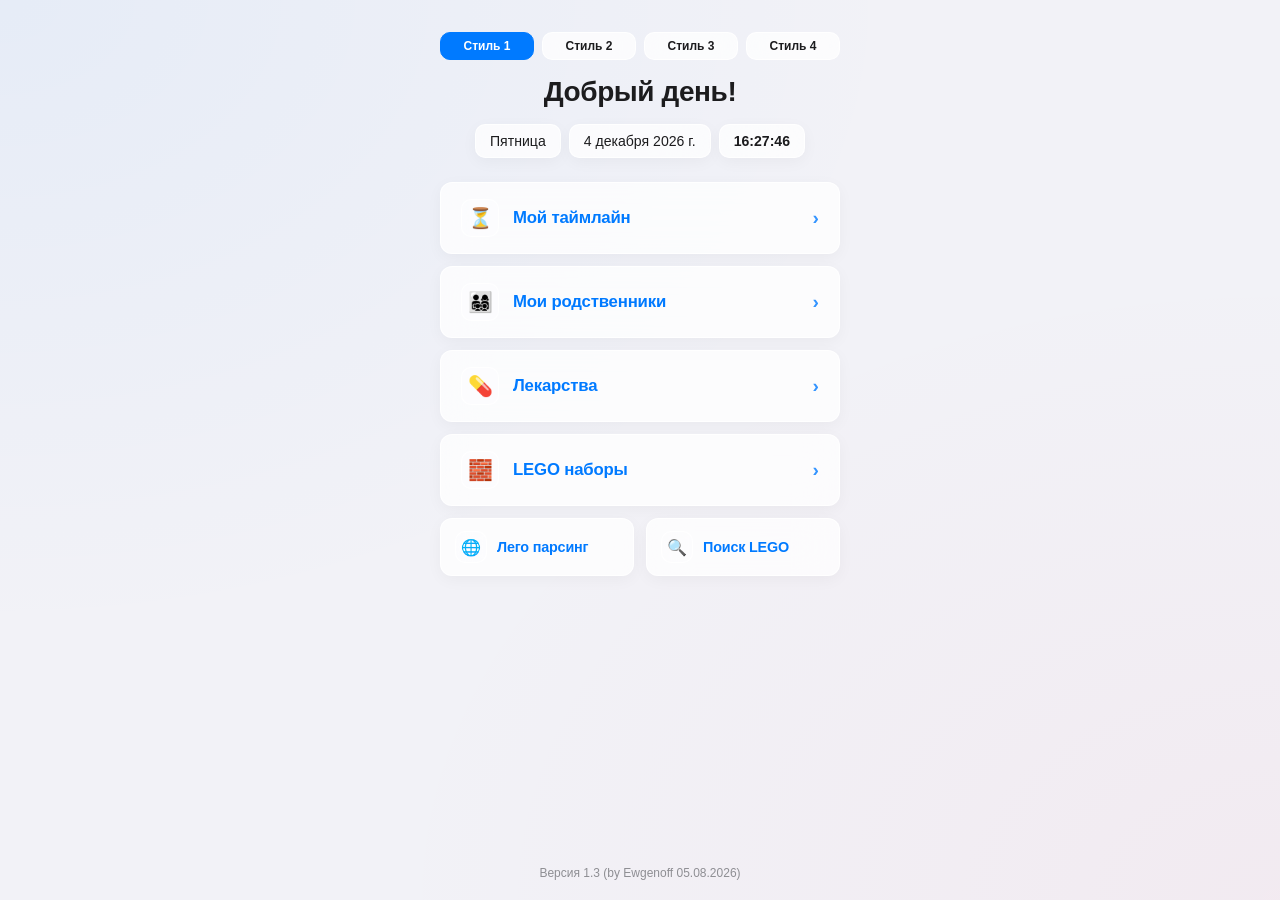
<file: index1.html>
<!DOCTYPE html>
<html lang="ru">
<head>
    <meta charset="UTF-8">
    <meta name="viewport" content="width=device-width, initial-scale=1.0, maximum-scale=1.0, user-scalable=no">
    <title>Главная</title>
    <!-- Основной CSS тег с id для диначеской смены темы -->
    <link id="themeStylesheet" rel="stylesheet" href="style.css">
    <style>
        /* Стили для блока переключений тем */
        .theme-switcher {
            display: flex;
            gap: 8px;
            justify-content: center;
            margin-bottom: 16px;
            width: 100%;
        }
        .theme-btn {
            flex: 1;
            padding: 6px 4px;
            font-size: 0.75rem;
            font-weight: 600;
            border: 1px solid var(--card-border);
            border-radius: var(--radius-control);
            background: var(--card-bg-glass);
            color: var(--text-primary);
            cursor: pointer;
            backdrop-filter: blur(10px);
            -webkit-backdrop-filter: blur(10px);
            transition: all 0.2s ease;
        }
        .theme-btn.active {
            background: var(--color-default);
            color: #ffffff;
            border-color: var(--color-default);
        }
    </style>
</head>
<body>

    <div class="main-container">
        <!-- Переключатель 4 тем -->
        <div class="theme-switcher">
            <button class="theme-btn" onclick="setTheme('style.css', this)">Стиль 1</button>
            <button class="theme-btn" onclick="setTheme('style2.css', this)">Стиль 2</button>
            <button class="theme-btn" onclick="setTheme('style3.css', this)">Стиль 3</button>
            <button class="theme-btn" onclick="setTheme('style4.css', this)">Стиль 4</button>
        </div>

        <!-- Шапка -->
        <div class="header">
            <h1 id="greeting">Добро пожаловать!</h1>
            
            <!-- Плашки даты и времени -->
            <div class="datetime-chips">
                <div class="chip" id="chip-weekday">...</div>
                <div class="chip" id="chip-date">...</div>
                <div class="chip chip-time" id="chip-time">...</div>
            </div>
        </div>

        <!-- Кнопки-ссылки -->
        <div class="list-container">
            <!-- Вызов кастомного модального окна -->
            <a href="#" class="card" onclick="event.preventDefault(); showIosAlert('Офлайн режим', 'Упс... Доступ к странице ограничен офлайн режимом!');">
                <div class="row-icon">⏳</div>
                <div class="row-content">
                    <h2>Мой таймлайн</h2>
                </div>
                <div class="chevron">›</div>
            </a>

            <a href="MyFamily.html" class="card">
                <div class="row-icon">👨‍👩‍👧‍👦</div>
                <div class="row-content">
                    <h2>Мои родственники</h2>
                </div>
                <div class="chevron">›</div>
            </a>

            <a href="medications.html" class="card">
                <div class="row-icon">💊</div>
                <div class="row-content">
                    <h2>Лекарства</h2>
                </div>
                <div class="chevron">›</div>
            </a>

            <a href="LEGO.html" class="card">
                <div class="row-icon">🧱</div>
                <div class="row-content">
                    <h2>LEGO наборы</h2>
                </div>
                <div class="chevron">›</div>
            </a>

            <!-- Две маленькие кнопки в одну строку -->
            <div class="row-container">
                <a href="LEGO_Parsing.html" class="card card-small">
                    <div class="row-icon">🌐</div>
                    <div class="row-content">
                        <h2>Лего парсинг</h2>
                    </div>
                </a>

                <a href="LEGO_Find.html" class="card card-small">
                    <div class="row-icon">🔍</div>
                    <div class="row-content">
                        <h2>Поиск LEGO</h2>
                    </div>
                </a>
            </div>
        </div>
    </div>

    <!-- Подвал -->
    <div class="footer">
        Версия 1.3 (by Ewgenoff 05.08.2026)
    </div>

    <!-- HTML СТРУКТУРА МОДАЛЬНОГО ОКНА -->
    <div class="modal-overlay" id="iosAlertOverlay" onclick="hideIosAlert(event)">
        <div class="ios-modal" onclick="event.stopPropagation()">
            <div class="modal-content">
                <div class="modal-title" id="iosAlertTitle">Заголовок</div>
                <div class="modal-text" id="iosAlertText">Текст сообщения</div>
            </div>
            <button class="modal-button" onclick="hideIosAlert()">OK</button>
        </div>
    </div>

    <script>
        // Функция переключения тем
        function setTheme(fileName, btnElement) {
            document.getElementById('themeStylesheet').setAttribute('href', fileName);
            localStorage.setItem('selectedTheme', fileName);

            // Обновление состояния активной кнопки
            const buttons = document.querySelectorAll('.theme-btn');
            buttons.forEach(btn => btn.classList.remove('active'));

            if (btnElement) {
                btnElement.classList.add('active');
            } else {
                // Если вызвано при загрузке страницы
                buttons.forEach(btn => {
                    if (btn.getAttribute('onclick').includes(fileName)) {
                        btn.classList.add('active');
                    }
                });
            }
        }

        // Загрузка сохраненной темы при открытии страницы
        (function initTheme() {
            const savedTheme = localStorage.getItem('selectedTheme') || 'style.css';
            setTheme(savedTheme);
        })();

        // Функции для управления модальным окном
        function showIosAlert(title, text) {
            document.getElementById('iosAlertTitle').textContent = title;
            document.getElementById('iosAlertText').textContent = text;
            document.getElementById('iosAlertOverlay').classList.add('active');
        }

        function hideIosAlert(event) {
            if (event) event.preventDefault();
            document.getElementById('iosAlertOverlay').classList.remove('active');
        }

        function updateWidget() {
            const now = new Date();
            const month = now.getMonth();
            const day = now.getDate();
            const hours = now.getHours();

            const greetingEl = document.getElementById('greeting');
            if (month === 6 && day === 6) {
                greetingEl.textContent = "С Днем рождения!";
            } else {
                if (hours >= 4 && hours < 12) {
                    greetingEl.textContent = "Доброе утро!";
                } else if (hours >= 12 && hours < 17) {
                    greetingEl.textContent = "Добрый день!";
                } else if (hours >= 17 && hours < 23) {
                    greetingEl.textContent = "Добрый вечер!";
                } else {
                    greetingEl.textContent = "Доброй ночи!";
                }
            }

            const weekday = now.toLocaleDateString('ru-RU', { weekday: 'long' });
            document.getElementById('chip-weekday').textContent = weekday.charAt(0).toUpperCase() + weekday.slice(1);

            const dateStr = now.toLocaleDateString('ru-RU', { day: 'numeric', month: 'long', year: 'numeric' });
            document.getElementById('chip-date').textContent = dateStr;

            const timeStr = now.toLocaleTimeString('ru-RU', { hour: '2-digit', minute: '2-digit', second: '2-digit' });
            document.getElementById('chip-time').textContent = timeStr;
        }

        updateWidget();
        setInterval(updateWidget, 1000);
    </script>
</body>
</html>
</file>
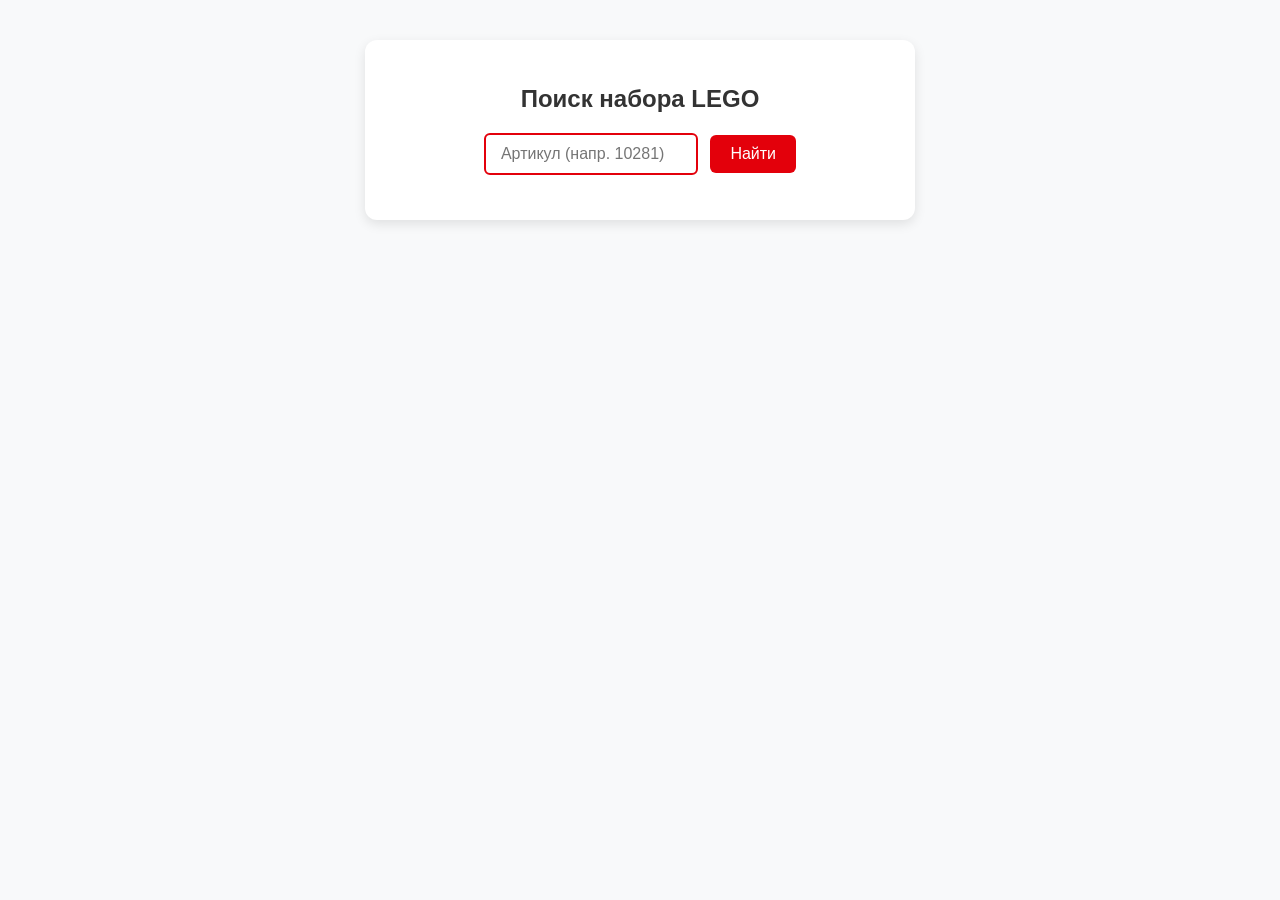
<file: LEGO_Find.html>
<!DOCTYPE html>
<html lang="ru">
<head>
  <meta charset="UTF-8">
  <title>Информация о наборе LEGO</title>
  <style>
    body {
      font-family: Arial, sans-serif;
      max-width: 550px;
      margin: 40px auto;
      text-align: center;
      background-color: #f8f9fa;
      color: #333;
    }
    .card {
      background: white;
      padding: 25px;
      border-radius: 12px;
      box-shadow: 0 4px 12px rgba(0,0,0,0.1);
    }
    .search-box {
      margin-bottom: 20px;
    }
    input {
      padding: 10px 15px;
      font-size: 16px;
      width: 180px;
      border: 2px solid #ccc;
      border-radius: 6px;
      outline: none;
    }
    input:focus {
      border-color: #e3000b;
    }
    button {
      padding: 10px 20px;
      font-size: 16px;
      background-color: #e3000b;
      color: white;
      border: none;
      border-radius: 6px;
      cursor: pointer;
      margin-left: 8px;
    }
    button:hover {
      background-color: #ba0008;
    }
    .result-container {
      display: none;
      margin-top: 20px;
      text-align: left;
    }
    .img-wrapper {
      text-align: center;
      margin-bottom: 15px;
    }
    img {
      max-width: 100%;
      max-height: 300px;
      border-radius: 8px;
    }
    .set-title {
      font-size: 20px;
      font-weight: bold;
      margin: 0 0 5px 0;
      color: #111;
    }
    .set-title-en {
      font-size: 14px;
      color: #777;
      margin-bottom: 15px;
      font-style: italic;
    }
    .info-grid {
      display: grid;
      grid-template-columns: 1fr 1fr;
      gap: 10px;
      background: #f1f3f5;
      padding: 15px;
      border-radius: 8px;
    }
    .info-item {
      font-size: 14px;
    }
    .info-item span {
      font-weight: bold;
      color: #555;
      display: block;
      font-size: 12px;
    }
    .loader, .error {
      display: none;
      margin-top: 20px;
    }
    .error {
      color: #d9534f;
    }
  </style>
</head>
<body>

<div class="card">
  <h2>Поиск набора LEGO</h2>
  
  <div class="search-box">
    <input type="text" id="setId" placeholder="Артикул (напр. 10281)" autofocus>
    <button onclick="fetchLegoData()">Найти</button>
  </div>

  <div id="loader" class="loader">Загрузка данных...</div>
  <div id="errorText" class="error">Набор не найден или возникла ошибка при запросе.</div>

  <div id="result" class="result-container">
    <div class="img-wrapper">
      <img id="legoImage" alt="Изображение набора">
    </div>
    <div class="set-title" id="setTitleRu"></div>
    <div class="set-title-en" id="setTitleEn"></div>

    <div class="info-grid">
      <div class="info-item">
        <span>Серия:</span>
        <div id="setTheme">-</div>
      </div>
      <div class="info-item">
        <span>Год выпуска:</span>
        <div id="setYear">-</div>
      </div>
      <div class="info-item">
        <span>Деталей:</span>
        <div id="setParts">-</div>
      </div>
      <div class="info-item">
        <span>Артикул:</span>
        <div id="setNum">-</div>
      </div>
    </div>
  </div>
</div>

<script>
  // ВСТАВЬТЕ СЮДА ВАШ API КЛЮЧ ОТ REBRICKABLE
  const API_KEY = '027adf4d957633844024586e8a92d7e8';

  async function fetchLegoData() {
    const rawInput = document.getElementById('setId').value.trim();
    const loader = document.getElementById('loader');
    const errorText = document.getElementById('errorText');
    const resultContainer = document.getElementById('result');

    if (!rawInput) return;

    const setNumber = rawInput.includes('-') ? rawInput : `${rawInput}-1`;

    // Сброс отображения
    resultContainer.style.display = 'none';
    errorText.style.display = 'none';
    loader.style.display = 'block';

    try {
      // 1. Получаем данные о наборе с Rebrickable API
      const response = await fetch(`https://rebrickable.com/api/v3/lego/sets/${setNumber}/`, {
        headers: { 'Authorization': `key ${API_KEY}` }
      });

      if (!response.ok) throw new Error('Set not found');

      const data = await response.json();

      // 2. Получаем название серии (Theme)
      let themeName = 'Неизвестно';
      if (data.theme_id) {
        const themeResponse = await fetch(`https://rebrickable.com/api/v3/lego/themes/${data.theme_id}/`, {
          headers: { 'Authorization': `key ${API_KEY}` }
        });
        if (themeResponse.ok) {
          const themeData = await themeResponse.json();
          themeName = themeData.name;
        }
      }

      // 3. Автоматический перевод названия на русский язык (через MyMemory API)
      let translatedName = data.name;
      try {
        const transRes = await fetch(`https://api.mymemory.translated.net/get?q=${encodeURIComponent(data.name)}&langpair=en|ru`);
        const transData = await transRes.json();
        if (transData.responseData && transData.responseData.translatedText) {
          translatedName = transData.responseData.translatedText;
        }
      } catch (e) {
        console.warn('Не удалось перевести название:', e);
      }

      // 4. Заполняем данные на странице
      document.getElementById('legoImage').src = data.set_img_url || `https://images.brickset.com/sets/large/${setNumber}.jpg`;
      document.getElementById('setTitleRu').innerText = translatedName;
      document.getElementById('setTitleEn').innerText = data.name !== translatedName ? `(${data.name})` : '';
      document.getElementById('setTheme').innerText = themeName;
      document.getElementById('setYear').innerText = data.year;
      document.getElementById('setParts').innerText = data.num_parts;
      document.getElementById('setNum').innerText = data.set_num.replace('-1', '');

      loader.style.display = 'none';
      resultContainer.style.display = 'block';

    } catch (err) {
      console.error(err);
      loader.style.display = 'none';
      errorText.style.display = 'block';
    }
  }

  // Запуск по Enter
  document.getElementById('setId').addEventListener('keypress', function(e) {
    if (e.key === 'Enter') {
      fetchLegoData();
    }
  });
</script>

</body>
</html>
</file>
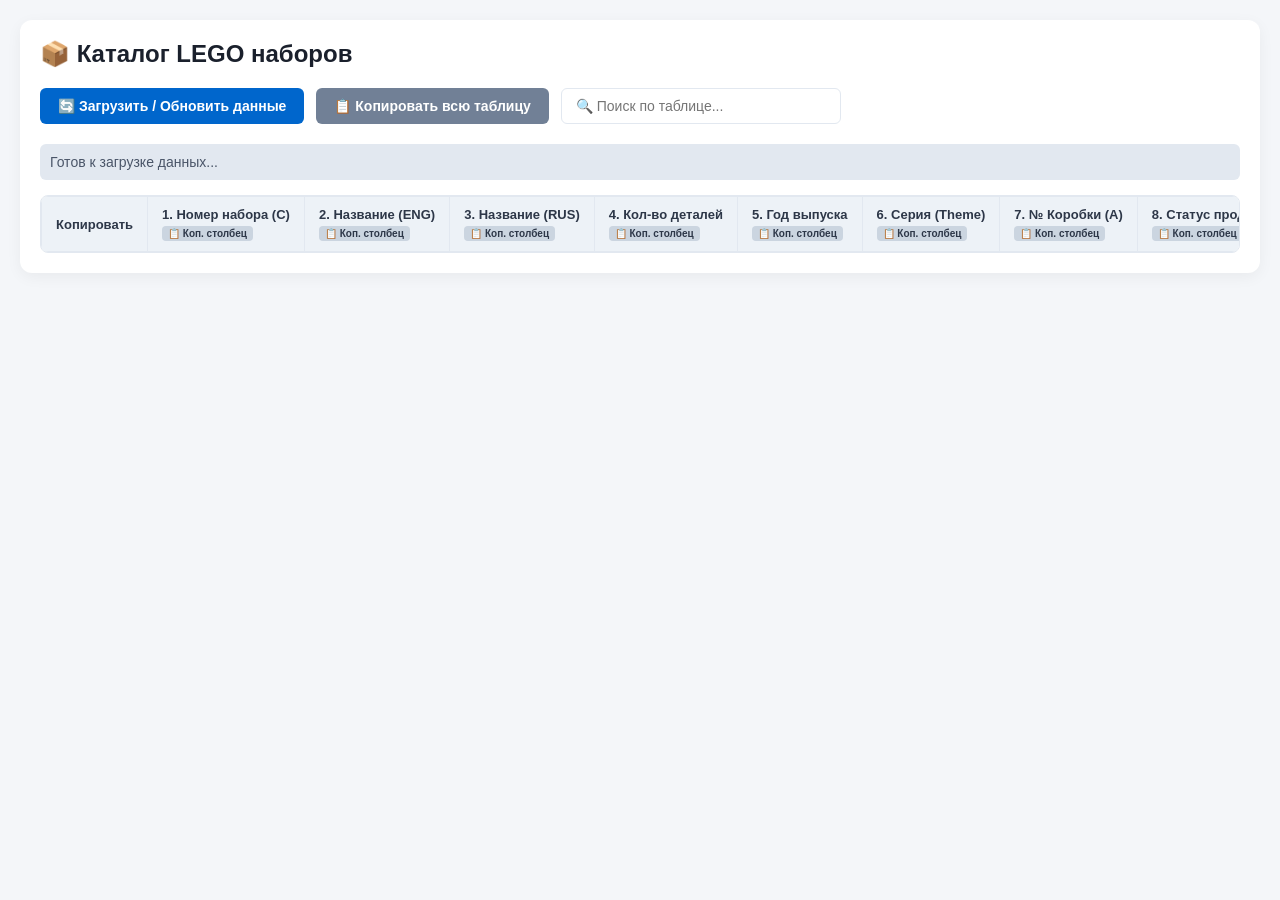
<file: LEGO_Parsing.html>
<!DOCTYPE html>
<html lang="ru">
<head>
    <meta charset="UTF-8">
    <meta name="viewport" content="width=device-width, initial-scale=1.0">
    <title>Каталог LEGO Наборов (v2)</title>
    <style>
        :root {
            --primary-color: #0066cc;
            --bg-color: #f4f6f9;
            --card-bg: #ffffff;
            --border-color: #e2e8f0;
            --hover-bg: #edf2f7;
            --text-color: #2d3748;
        }

        body {
            font-family: -apple-system, BlinkMacSystemFont, "Segoe UI", Roboto, Helvetica, Arial, sans-serif;
            background-color: var(--bg-color);
            color: var(--text-color);
            margin: 0;
            padding: 20px;
        }

        .container {
            max-width: 100%;
            margin: 0 auto;
            background: var(--card-bg);
            border-radius: 12px;
            box-shadow: 0 4px 15px rgba(0,0,0,0.05);
            padding: 20px;
        }

        h1 {
            margin-top: 0;
            color: #1a202c;
            font-size: 24px;
            margin-bottom: 20px;
        }

        .controls {
            display: flex;
            gap: 12px;
            margin-bottom: 20px;
            flex-wrap: wrap;
            align-items: center;
        }

        button {
            background-color: var(--primary-color);
            color: white;
            border: none;
            padding: 10px 18px;
            border-radius: 6px;
            cursor: pointer;
            font-weight: 600;
            font-size: 14px;
            transition: background 0.2s;
        }

        button:hover {
            background-color: #0052a3;
        }

        button:disabled {
            background-color: #a0aec0;
            cursor: not-allowed;
        }

        button.secondary {
            background-color: #718096;
        }

        button.secondary:hover {
            background-color: #4a5568;
        }

        input[type="text"] {
            padding: 9px 14px;
            border: 1px solid var(--border-color);
            border-radius: 6px;
            font-size: 14px;
            min-width: 250px;
        }

        .status-bar {
            margin-bottom: 15px;
            font-size: 14px;
            color: #4a5568;
            padding: 10px;
            background: #e2e8f0;
            border-radius: 6px;
        }

        .progress-bar-container {
            width: 100%;
            background-color: #cbd5e0;
            border-radius: 4px;
            height: 8px;
            margin-top: 8px;
            overflow: hidden;
            display: none;
        }

        .progress-bar {
            width: 0%;
            height: 100%;
            background-color: var(--primary-color);
            transition: width 0.3s ease;
        }

        .table-wrapper {
            overflow-x: auto;
            max-height: 75vh;
            border: 1px solid var(--border-color);
            border-radius: 8px;
            position: relative;
        }

        table {
            border-collapse: collapse;
            width: 100%;
            font-size: 13px;
            white-space: nowrap;
        }

        th, td {
            padding: 10px 14px;
            text-align: left;
            border: 1px solid var(--border-color);
            user-select: text;
        }

        th {
            background-color: #edf2f7;
            color: #2d3748;
            font-weight: 700;
            position: sticky;
            top: 0;
            z-index: 10;
        }

        th .btn-copy-col {
            display: block;
            margin-top: 4px;
            padding: 2px 6px;
            font-size: 10px;
            background: #cbd5e0;
            color: #2d3748;
            border-radius: 4px;
        }

        th .btn-copy-col:hover {
            background: #a0aec0;
        }

        tr:hover {
            background-color: var(--hover-bg);
        }

        .btn-copy-row {
            padding: 3px 8px;
            font-size: 11px;
            background-color: #48bb78;
        }

        .btn-copy-row:hover {
            background-color: #38a169;
        }

        #toast {
            visibility: hidden;
            min-width: 250px;
            background-color: #333;
            color: #fff;
            text-align: center;
            border-radius: 6px;
            padding: 12px 20px;
            position: fixed;
            z-index: 100;
            left: 50%;
            bottom: 30px;
            transform: translateX(-50%);
            font-size: 14px;
        }

        #toast.show {
            visibility: visible;
            animation: fadein 0.5s, fadeout 0.5s 2.5s;
        }

        @keyframes fadein {
            from {bottom: 0; opacity: 0;}
            to {bottom: 30px; opacity: 1;}
        }

        @keyframes fadeout {
            from {bottom: 30px; opacity: 1;}
            to {bottom: 0; opacity: 0;}
        }
    </style>
</head>
<body>

<div class="container">
    <h1>📦 Каталог LEGO наборов</h1>

    <div class="controls">
        <button id="btn-load" onclick="loadData()">🔄 Загрузить / Обновить данные</button>
        <button class="secondary" onclick="copyEntireTable()">📋 Копировать всю таблицу</button>
        <input type="text" id="search-input" placeholder="🔍 Поиск по таблице..." onkeyup="filterTable()">
    </div>

    <div class="status-bar" id="status-bar">
        Готов к загрузке данных...
        <div class="progress-bar-container" id="progress-container">
            <div class="progress-bar" id="progress-bar"></div>
        </div>
    </div>

    <div class="table-wrapper">
        <table id="lego-table">
            <thead>
                <tr id="table-header">
                    <!-- Dynamic Headers -->
                </tr>
            </thead>
            <tbody id="table-body">
                <!-- Dynamic Content -->
            </tbody>
        </table>
    </div>
</div>

<div id="toast">Скопировано!</div>

<script>
    const SHEET_CSV_URL = "https://docs.google.com/spreadsheets/d/e/2PACX-1vRPpn75qFGUsV-gVTl3MzZ9SDzYK88acKUfzIyphP15jdfDzqVEku1zQaOWPccc5z6BCJf1-EPMcraO/pub?gid=475660989&single=true&output=csv";
    const API_KEY = "027adf4d957633844024586e8a92d7e8";

    const columnsConfig = [
        { title: "Копировать", isAction: true },
        { title: "1. Номер набора (С)", key: "set_num" },
        { title: "2. Название (ENG)", key: "name_eng" },
        { title: "3. Название (RUS)", key: "name_rus" },
        { title: "4. Кол-во деталей", key: "num_parts" },
        { title: "5. Год выпуска", key: "year" },
        { title: "6. Серия (Theme)", key: "theme" },
        { title: "7. № Коробки (А)", key: "box_num" },
        { title: "8. Статус продажи (H)", key: "sale_status" },
        { title: "9. Описание состояния (I)", key: "condition_desc" },
        { title: "10. Наличие инструкции (K)", key: "manual_exist" },
        { title: "11. № Коробки с инстр. (L)", key: "manual_box" },
        { title: "12. Служ. инфа (D)", key: "service_d" },
        { title: "13. Служ. инфа (E)", key: "service_e" },
        { title: "14. Проверен ли набор (F)", key: "is_checked" },
        { title: "15. Ссылка Rebrickable", key: "set_url" }
    ];

    const rebrickableCache = {};
    let globalTableData = [];

    // Helper sleep function for rate limiting
    const sleep = ms => new Promise(resolve => setTimeout(resolve, ms));

    // Simple CSV parser
    function parseCSV(text) {
        let p = '', c = '', r = [];
        let q = false;
        let row = [''];
        for (let i = 0; i < text.length; i++) {
            c = text[i];
            let next = text[i+1];
            if (c === '"') {
                if (q && next === '"') { row[row.length - 1] += '"'; i++; }
                else { q = !q; }
            } else if (c === ',' && !q) {
                row.push('');
            } else if ((c === '\r' || c === '\n') && !q) {
                if (c === '\r' && next === '\n') { i++; }
                r.push(row);
                row = [''];
            } else {
                row[row.length - 1] += c;
            }
        }
        if (row.length > 1 || row[0] !== '') { r.push(row); }
        return r;
    }

    // Free Google Translate API call
    async function translateText(text) {
        if (!text) return "";
        try {
            const url = `https://translate.googleapis.com/translate_a/single?client=gtx&sl=en&tl=ru&dt=t&q=${encodeURIComponent(text)}`;
            const res = await fetch(url);
            if (!res.ok) return text;
            const data = await res.json();
            return data[0].map(item => item[0]).join("");
        } catch (e) {
            console.warn("Translation failed for:", text, e);
            return text;
        }
    }

    function initTableHeader() {
        const headerTr = document.getElementById("table-header");
        headerTr.innerHTML = "";
        columnsConfig.forEach((col, index) => {
            const th = document.createElement("th");
            if (col.isAction) {
                th.textContent = col.title;
            } else {
                th.innerHTML = `
                    <div>${col.title}</div>
                    <button class="btn-copy-col" onclick="copyColumn(${index})">📋 Коп. столбец</button>
                `;
            }
            headerTr.appendChild(th);
        });
    }

    async function fetchRebrickableInfo(setNumRaw) {
        if (!setNumRaw) return null;
        let setNumStr = String(setNumRaw).trim();
        if (!setNumStr) return null;

        if (!setNumStr.includes("-")) {
            setNumStr = setNumStr + "-1";
        }

        if (rebrickableCache[setNumStr]) {
            return rebrickableCache[setNumStr];
        }

        try {
            const res = await fetch(`https://rebrickable.com/api/v3/lego/sets/${setNumStr}/`, {
                headers: { "Authorization": `key ${API_KEY}` }
            });

            if (res.status === 429) {
                console.warn("Rate limit hit! Waiting extra 3 seconds...");
                await sleep(3000);
                return await fetchRebrickableInfo(setNumRaw);
            }

            if (!res.ok) throw new Error(`HTTP ${res.status}`);
            const data = await res.json();

            let themeName = "";
            if (data.theme_id) {
                try {
                    await sleep(2000); // Respect rate limit for theme endpoint as well
                    const themeRes = await fetch(`https://rebrickable.com/api/v3/lego/themes/${data.theme_id}/`, {
                        headers: { "Authorization": `key ${API_KEY}` }
                    });
                    if (themeRes.ok) {
                        const themeData = await themeRes.json();
                        themeName = themeData.name || "";
                    }
                } catch(e) {}
            }

            const nameEng = data.name || "";
            // Automatic Translation to Russian
            const nameRusTranslated = await translateText(nameEng);

            const setUrl = data.set_url || `https://rebrickable.com/sets/${setNumStr}/`;

            const result = {
                name_eng: nameEng,
                name_rus: nameRusTranslated,
                year: data.year || "",
                num_parts: data.num_parts !== undefined ? data.num_parts : "",
                theme: themeName,
                set_url: setUrl
            };

            rebrickableCache[setNumStr] = result;
            return result;
        } catch (err) {
            console.warn(`Не удалось получить данные для набора ${setNumStr}:`, err);
            return null;
        }
    }

    async function loadData() {
        const btnLoad = document.getElementById("btn-load");
        const statusBar = document.getElementById("status-bar");
        const progressContainer = document.getElementById("progress-container");
        const progressBar = document.getElementById("progress-bar");

        btnLoad.disabled = true;
        progressContainer.style.display = "block";
        progressBar.style.width = "0%";
        statusBar.childNodes[0].nodeValue = "⏳ Скачиваем Google Таблицу... ";

        try {
            const response = await fetch(SHEET_CSV_URL);
            if (!response.ok) throw new Error("Не удалось загрузить CSV файл");
            const csvText = await response.text();
            const rows = parseCSV(csvText);

            if (rows.length < 2) {
                statusBar.childNodes[0].nodeValue = "⚠️ Таблица пуста или содержит только заголовки.";
                btnLoad.disabled = false;
                return;
            }

            const dataRows = rows.slice(1).filter(r => r.some(cell => cell.trim() !== ""));
            globalTableData = [];

            for (let i = 0; i < dataRows.length; i++) {
                const r = dataRows[i];

                const box_num = (r[0] || "").trim();      // Col A
                const colB = (r[1] || "").trim();         // Col B
                const set_num = (r[2] || "").trim();      // Col C
                const service_d = r[3] || "";             // Col D
                const service_e = r[4] || "";             // Col E
                const is_checked = r[5] || "";            // Col F ("Проверен ли набор")
                const sale_status = r[7] || "";           // Col H
                const condition_desc = r[8] || "";        // Col I
                const manual_exist = r[10] || "";         // Col K
                const manual_box = r[11] || "";           // Col L
                const colO = (r[14] || "").trim();        // Col O (индекс 14)

                const percent = Math.round(((i + 1) / dataRows.length) * 100);
                progressBar.style.width = `${percent}%`;

                // Условие: Столбец A должен быть заполнен, а Столбец O должен быть ПУСТЫМ
                if (box_num !== "" && colO === "") {
                    statusBar.childNodes[0].nodeValue = `⏳ Парсим Rebrickable (${i + 1}/${dataRows.length}) [Задержка 2 сек...] Набор: ${set_num || box_num} `;

                    let rebData = null;
                    const searchTarget = set_num || box_num; // Если нет Col C, пробуем искать по Col A

                    if (searchTarget) {
                        rebData = await fetchRebrickableInfo(searchTarget);
                        
                        // Рандомная задержка от 2.5 до 4.5 секунд (чтобы Cloudflare не считал вас ботом)
                        const randomDelay = Math.floor(Math.random() * 2000) + 2500; 
                        await sleep(randomDelay);
                    }      
                    
                    globalTableData.push({
                        set_num: set_num,
                        name_eng: rebData ? rebData.name_eng : "",
                        name_rus: rebData ? rebData.name_rus : "",
                        num_parts: rebData ? rebData.num_parts : "",
                        year: rebData ? rebData.year : "",
                        theme: rebData ? rebData.theme : "",
                        box_num: box_num,
                        sale_status: sale_status,
                        condition_desc: condition_desc,
                        manual_exist: manual_exist,
                        manual_box: manual_box,
                        service_d: service_d,
                        service_e: service_e,
                        is_checked: is_checked,
                        set_url: rebData ? rebData.set_url : ""
                    });

                    // Отображаем строки по мере поступления
                    renderTable(globalTableData);
                } else {
                    statusBar.childNodes[0].nodeValue = `⏭️ Пропуск строки ${i + 1}/${dataRows.length} (Столбец A пуст или столбец O заполнен)`;
                }
            }

            statusBar.childNodes[0].nodeValue = `✅ Загрузка завершена! Обработано наборов: ${globalTableData.length}. `;

        } catch (err) {
            console.error(err);
            statusBar.childNodes[0].nodeValue = `❌ Ошибка загрузки: ${err.message} `;
        } finally {
            btnLoad.disabled = false;
        }
    }

    function renderTable(data) {
        const tbody = document.getElementById("table-body");
        tbody.innerHTML = "";

        data.forEach((row, rowIndex) => {
            const tr = document.createElement("tr");

            const tdAction = document.createElement("td");
            tdAction.innerHTML = `<button class="btn-copy-row" onclick="copyRow(${rowIndex})">📋 Строка</button>`;
            tr.appendChild(tdAction);

            columnsConfig.slice(1).forEach(col => {
                const td = document.createElement("td");
                const val = row[col.key] !== undefined ? row[col.key] : "";
                
                if (col.key === "set_url" && val) {
                    td.innerHTML = `<a href="${val}" target="_blank" rel="noopener noreferrer">${val}</a>`;
                } else {
                    td.textContent = val;
                }
                
                tr.appendChild(td);
            });

            tbody.appendChild(tr);
        });
    }

    function showToast(message) {
        const toast = document.getElementById("toast");
        toast.textContent = message;
        toast.className = "show";
        setTimeout(() => { toast.className = toast.className.replace("show", ""); }, 3000);
    }

    function copyToClipboard(text) {
        navigator.clipboard.writeText(text).then(() => {
            showToast("Скопировано в буфер обмена!");
        }).catch(err => {
            showToast("Ошибка копирования!");
        });
    }

    function copyRow(rowIndex) {
        const row = globalTableData[rowIndex];
        if (!row) return;
        const line = columnsConfig.slice(1).map(col => row[col.key]).join("\t");
        copyToClipboard(line);
    }

    function copyColumn(colIndex) {
        if (colIndex === 0) return;
        const key = columnsConfig[colIndex].key;
        const lines = globalTableData.map(row => row[key]);
        copyToClipboard(lines.join("\n"));
    }

    function copyEntireTable() {
        const headers = columnsConfig.slice(1).map(c => c.title).join("\t");
        const rows = globalTableData.map(row => {
            return columnsConfig.slice(1).map(col => row[col.key]).join("\t");
        }).join("\n");
        
        copyToClipboard(headers + "\n" + rows);
    }

    function filterTable() {
        const query = document.getElementById("search-input").value.toLowerCase();
        const filtered = globalTableData.filter(row => {
            return Object.values(row).some(val => String(val).toLowerCase().includes(query));
        });
        renderTable(filtered);
    }

    window.onload = () => {
        initTableHeader();
    };
</script>

</body>
</html>
</file>
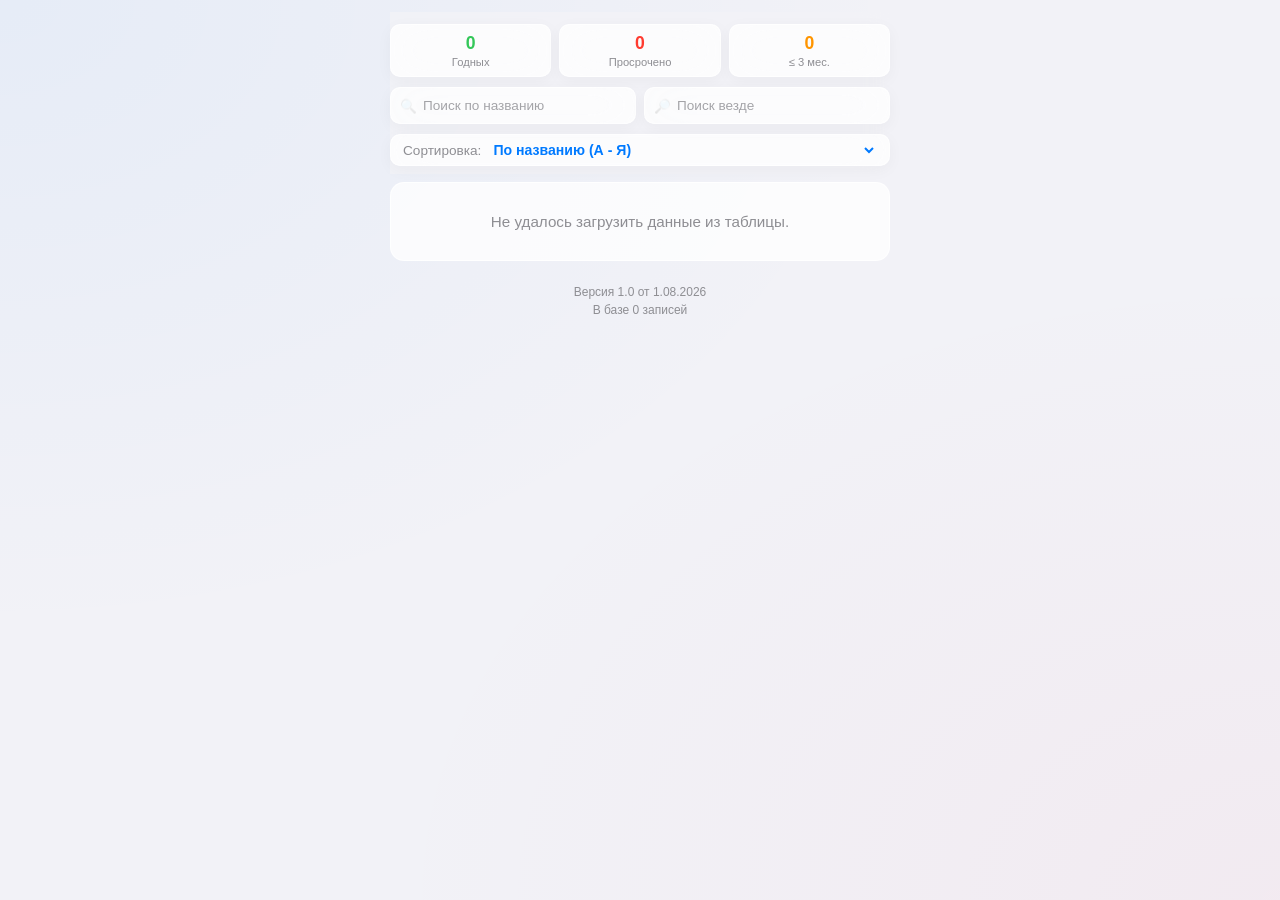
<file: medications.html>
<!DOCTYPE html>
<html lang="ru">
<head>
    <meta charset="UTF-8">
    <meta name="viewport" content="width=device-width, initial-scale=1.0, maximum-scale=1.0, user-scalable=no">
    <title>Аптечка — Лекарства</title>
    <style>
        :root {
            --bg-color: #F2F2F7;
            --gradient-tl: radial-gradient(at 0% 0%, rgba(0, 122, 255, 0.05) 0px, transparent 50%);
            --gradient-br: radial-gradient(at 100% 100%, rgba(255, 45, 85, 0.04) 0px, transparent 50%);
            
            --text-primary: #1C1C1E;
            --text-secondary: #8E8E93;
            
            --card-bg-glass: rgba(255, 255, 255, 0.75);
            --card-active-bg: rgba(255, 255, 255, 0.9);
            --card-border: rgba(255, 255, 255, 0.8);
            
            --color-default: #007AFF;
            --color-danger: #FF3B30;
            --color-danger-bg: rgba(255, 59, 48, 0.12);
            --color-danger-border: rgba(255, 59, 48, 0.35);
            --color-warning: #FF9500;
            --color-warning-bg: rgba(255, 149, 0, 0.15);
            --color-success: #34C759;
            --color-success-bg: rgba(52, 199, 89, 0.15);
            --color-gray-card: rgba(142, 142, 147, 0.25);

            --ios-font: -apple-system, BlinkMacSystemFont, "SF Pro Display", "SF Pro Text", "Helvetica Neue", Arial, sans-serif;
            --ios-shadow: 0 4px 16px rgba(0, 0, 0, 0.04);
            
            --radius-card: 14px;
            --radius-control: 10px;
        }

        * {
            box-sizing: border-box;
            margin: 0;
            padding: 0;
            font-family: var(--ios-font);
            -webkit-font-smoothing: antialiased;
            user-select: none;
        }

        body {
            background-color: var(--bg-color);
            background-image: var(--gradient-tl), var(--gradient-br);
            background-attachment: fixed;
            color: var(--text-primary);
            min-height: 100vh;
            display: flex;
            flex-direction: column;
            align-items: center;
            padding: 12px 16px 20px 16px;
        }

        .main-container {
            width: 100%;
            max-width: 500px;
            display: flex;
            flex-direction: column;
            align-items: center;
        }

        /* Закреплённый блок сверху */
        .sticky-top {
            position: sticky;
            top: 0;
            z-index: 100;
            width: 100%;
            background: rgba(242, 242, 247, 0.85);
            backdrop-filter: blur(15px);
            -webkit-backdrop-filter: blur(15px);
            padding-top: 12px;
            padding-bottom: 8px;
            margin-bottom: 8px;
        }

        /* Статистика */
        .stats-grid {
            display: grid;
            grid-template-columns: repeat(3, 1fr);
            gap: 8px;
            margin-bottom: 10px;
        }

        .stat-badge {
            background: var(--card-bg-glass);
            backdrop-filter: blur(20px);
            -webkit-backdrop-filter: blur(20px);
            border: 1px solid var(--card-border);
            border-radius: var(--radius-control);
            padding: 8px 4px;
            display: flex;
            flex-direction: column;
            align-items: center;
            box-shadow: var(--ios-shadow);
            cursor: pointer;
            transition: all 0.2s ease;
        }

        .stat-badge:active {
            transform: scale(0.96);
        }

        /* Стили активных нажатых счетчиков */
        .stat-badge.active-valid {
            background: var(--color-success);
            border-color: var(--color-success);
        }
        .stat-badge.active-valid .stat-value,
        .stat-badge.active-valid .stat-label {
            color: #FFFFFF !important;
        }

        .stat-badge.active-expired {
            background: var(--color-danger);
            border-color: var(--color-danger);
        }
        .stat-badge.active-expired .stat-value,
        .stat-badge.active-expired .stat-label {
            color: #FFFFFF !important;
        }

        .stat-badge.active-soon {
            background: var(--color-warning);
            border-color: var(--color-warning);
        }
        .stat-badge.active-soon .stat-value,
        .stat-badge.active-soon .stat-label {
            color: #FFFFFF !important;
        }

        .stat-value {
            font-size: 1.1rem;
            font-weight: 700;
            transition: color 0.2s;
        }

        .stat-label {
            font-size: 0.7rem;
            color: var(--text-secondary);
            margin-top: 2px;
            transition: color 0.2s;
        }

        .text-success { color: var(--color-success); }
        .text-danger { color: var(--color-danger); }
        .text-warning { color: var(--color-warning); }

        /* Элементы управления */
        .controls-container {
            width: 100%;
            display: flex;
            flex-direction: column;
            gap: 10px;
        }

        /* Две строки поиска рядом */
        .search-row {
            display: flex;
            gap: 8px;
            width: 100%;
        }

        .search-box {
            position: relative;
            flex: 1;
        }

        .search-input {
            width: 100%;
            padding: 10px 30px 10px 32px;
            background: var(--card-bg-glass);
            backdrop-filter: blur(20px);
            -webkit-backdrop-filter: blur(20px);
            border: 1px solid var(--card-border);
            border-radius: var(--radius-control);
            font-size: 0.85rem;
            color: var(--text-primary);
            box-shadow: var(--ios-shadow);
            outline: none;
            transition: border-color 0.2s, box-shadow 0.2s;
        }

        .search-input::placeholder {
            color: var(--text-secondary);
            opacity: 0.8;
        }

        .search-input:focus {
            border-color: var(--color-default);
            box-shadow: 0 0 0 3px rgba(0, 122, 255, 0.2);
        }

        .search-icon {
            position: absolute;
            left: 10px;
            top: 50%;
            transform: translateY(-50%);
            font-size: 0.85rem;
            color: var(--text-secondary);
            pointer-events: none;
        }

        .clear-icon {
            position: absolute;
            right: 8px;
            top: 50%;
            transform: translateY(-50%);
            font-size: 0.75rem;
            color: #FFFFFF;
            background: rgba(142, 142, 147, 0.6);
            width: 16px;
            height: 16px;
            border-radius: 50%;
            display: none;
            align-items: center;
            justify-content: center;
            cursor: pointer;
            line-height: 1;
        }

        .sort-box {
            display: flex;
            align-items: center;
            gap: 8px;
            background: var(--card-bg-glass);
            backdrop-filter: blur(20px);
            -webkit-backdrop-filter: blur(20px);
            border: 1px solid var(--card-border);
            border-radius: var(--radius-control);
            padding: 6px 12px;
            box-shadow: var(--ios-shadow);
        }

        .sort-label {
            font-size: 0.85rem;
            color: var(--text-secondary);
            font-weight: 500;
            white-space: nowrap;
        }

        .sort-select {
            background: transparent;
            border: none;
            color: var(--color-default);
            font-size: 0.88rem;
            font-weight: 600;
            outline: none;
            cursor: pointer;
            width: 100%;
        }

        .sort-select option {
            background: var(--bg-color);
            color: var(--text-primary);
        }

        /* Список лекарств */
        .med-list {
            width: 100%;
            display: flex;
            flex-direction: column;
            gap: 10px;
        }

        .med-card {
            background: var(--card-bg-glass);
            backdrop-filter: blur(20px);
            -webkit-backdrop-filter: blur(20px);
            border: 1px solid var(--card-border);
            border-radius: var(--radius-card);
            padding: 14px 16px;
            display: flex;
            align-items: center;
            justify-content: space-between;
            box-shadow: var(--ios-shadow);
            transition: background-color 0.2s, border-color 0.2s, transform 0.15s;
            cursor: pointer;
        }

        .med-card:active {
            transform: scale(0.98);
        }

        .med-card.grayed {
            background: var(--color-gray-card) !important;
            opacity: 0.65;
            border-color: rgba(142, 142, 147, 0.4) !important;
        }

        /* Зачеркивание лекарства при "нет" в столбце B */
        .med-card.strikethrough .med-name {
            text-decoration: line-through;
            color: var(--text-secondary);
        }

        .med-card.expired:not(.grayed) {
            background: var(--color-danger-bg);
            border: 1px solid var(--color-danger-border);
        }

        .med-card.expired:not(.grayed) .med-name {
            color: var(--color-danger);
        }

        .med-card.expired:not(.grayed) .med-date {
            color: var(--color-danger);
            font-weight: 700;
        }

        .med-card.expiring-soon:not(.expired):not(.grayed) {
            border: 1px solid var(--color-warning);
        }

        .med-info {
            display: flex;
            flex-direction: column;
            gap: 4px;
            flex-grow: 1;
            padding-right: 12px;
        }

        .med-name {
            font-size: 1.05rem;
            font-weight: 600;
            color: var(--text-primary);
            letter-spacing: -0.2px;
        }

        .med-icons {
            display: flex;
            align-items: center;
            gap: 6px;
            font-size: 1rem;
            margin-top: 2px;
        }

        /* Объединенная плашка "Нельзя детям" */
        .badge-no-child {
            display: inline-flex;
            align-items: center;
            justify-content: center;
            background: rgba(255, 59, 48, 0.12);
            border: 1px solid rgba(255, 59, 48, 0.4);
            border-radius: 6px;
            padding: 0px 4px;
            font-size: 0.85rem;
            line-height: 1.2;
        }

        .med-status-badge {
            display: flex;
            flex-direction: column;
            align-items: flex-end;
            gap: 4px;
            flex-shrink: 0;
        }

        .med-date {
            font-size: 0.9rem;
            font-weight: 600;
            color: var(--text-primary);
            font-variant-numeric: tabular-nums;
        }

        .badge {
            font-size: 0.72rem;
            padding: 3px 8px;
            border-radius: 20px;
            font-weight: 600;
            letter-spacing: 0.2px;
            text-transform: uppercase;
        }

        .badge-expired {
            background: rgba(255, 59, 48, 0.2);
            color: var(--color-danger);
        }

        .badge-warning {
            background: var(--color-warning-bg);
            color: var(--color-warning);
        }

        .badge-valid {
            background: rgba(52, 199, 89, 0.15);
            color: var(--color-success);
        }

        .badge-none {
            background: rgba(142, 142, 147, 0.25);
            color: var(--text-secondary);
        }

        .loader, .empty-msg {
            text-align: center;
            padding: 30px 16px;
            color: var(--text-secondary);
            font-size: 0.95rem;
            background: var(--card-bg-glass);
            border-radius: var(--radius-card);
            border: 1px solid var(--card-border);
        }

        /* iOS Модальное окно */
        .modal-overlay {
            position: fixed;
            top: 0;
            left: 0;
            width: 100%;
            height: 100%;
            background: rgba(0, 0, 0, 0.4);
            backdrop-filter: blur(8px);
            -webkit-backdrop-filter: blur(8px);
            display: flex;
            justify-content: center;
            align-items: center;
            z-index: 1000;
            opacity: 0;
            pointer-events: none;
            transition: opacity 0.25s ease;
            padding: 20px;
        }

        .modal-overlay.active {
            opacity: 1;
            pointer-events: auto;
        }

        .ios-modal {
            background: var(--card-bg-glass);
            backdrop-filter: blur(25px);
            -webkit-backdrop-filter: blur(25px);
            border: 1px solid var(--card-border);
            border-radius: 20px;
            width: 100%;
            max-width: 400px;
            box-shadow: 0 20px 40px rgba(0,0,0,0.15);
            overflow: hidden;
            transform: scale(0.9);
            transition: transform 0.25s cubic-bezier(0.175, 0.885, 0.32, 1.275);
        }

        .modal-overlay.active .ios-modal {
            transform: scale(1);
        }

        .modal-header {
            padding: 18px 20px 12px;
            border-bottom: 1px solid var(--card-border);
        }

        .modal-title {
            font-size: 1.2rem;
            font-weight: 700;
            color: var(--text-primary);
        }

        .modal-group {
            font-size: 0.85rem;
            color: var(--color-default);
            font-weight: 600;
            margin-top: 2px;
        }

        .modal-body {
            padding: 16px 20px;
            display: flex;
            flex-direction: column;
            gap: 12px;
            max-height: 60vh;
            overflow-y: auto;
        }

        .modal-section {
            display: flex;
            flex-direction: column;
            gap: 2px;
        }

        .modal-label {
            font-size: 0.75rem;
            color: var(--text-secondary);
            text-transform: uppercase;
            font-weight: 600;
        }

        .modal-value {
            font-size: 0.95rem;
            color: var(--text-primary);
            line-height: 1.4;
        }

        .modal-footer {
            padding: 12px 20px;
            border-top: 1px solid var(--card-border);
            display: flex;
            justify-content: flex-end;
        }

        .ios-btn {
            background: var(--color-default);
            color: white;
            border: none;
            border-radius: 10px;
            padding: 8px 18px;
            font-size: 0.9rem;
            font-weight: 600;
            cursor: pointer;
        }

        .footer {
            text-align: center;
            font-size: 0.75rem;
            color: var(--text-secondary);
            margin-top: 24px;
            display: flex;
            flex-direction: column;
            gap: 4px;
        }
    </style>
</head>
<body>

    <div class="main-container">
        <!-- Закрепленный верхний блок -->
        <div class="sticky-top">
            <!-- Статистика -->
            <div class="stats-grid">
                <div class="stat-badge" id="btn-stat-valid" onclick="toggleStatFilter('valid')">
                    <span id="stat-valid" class="stat-value text-success">0</span>
                    <span class="stat-label">Годных</span>
                </div>
                <div class="stat-badge" id="btn-stat-expired" onclick="toggleStatFilter('expired')">
                    <span id="stat-expired" class="stat-value text-danger">0</span>
                    <span class="stat-label">Просрочено</span>
                </div>
                <div class="stat-badge" id="btn-stat-soon" onclick="toggleStatFilter('soon')">
                    <span id="stat-soon" class="stat-value text-warning">0</span>
                    <span class="stat-label">≤ 3 мес.</span>
                </div>
            </div>

            <!-- Поиск и Сортировки -->
            <div class="controls-container">
                <div class="search-row">
                    <div class="search-box">
                        <span class="search-icon">🔍</span>
                        <input type="text" id="searchNameInput" class="search-input" placeholder="Поиск по названию" oninput="handleSearchInput('searchNameInput', 'clearNameBtn')">
                        <span id="clearNameBtn" class="clear-icon" onclick="clearSearch('searchNameInput', 'clearNameBtn')">✕</span>
                    </div>
                    <div class="search-box">
                        <span class="search-icon">🔎</span>
                        <input type="text" id="searchGlobalInput" class="search-input" placeholder="Поиск везде" oninput="handleSearchInput('searchGlobalInput', 'clearGlobalBtn')">
                        <span id="clearGlobalBtn" class="clear-icon" onclick="clearSearch('searchGlobalInput', 'clearGlobalBtn')">✕</span>
                    </div>
                </div>
                
                <div class="sort-box">
                    <span class="sort-label">Сортировка:</span>
                    <select id="sortSelect" class="sort-select" onchange="onSelectSortChange()">
                        <option value="name">По названию (А - Я)</option>
                        <option value="locationFridge">Лежат в холодильнике 🧊</option>
                        <option value="locationCabinet">Лежат в шкафу &#128452;</option>
                        <option value="underChildAge" id="sortChildAgeOption">Нельзя детям 👶🚫</option>
                        <option value="tempCold">Хранение (&lt;24 C) ❄️</option>
                        <option value="finished">Закончились ❌</option>
                    </select>
                </div>
            </div>
        </div>

        <!-- Список -->
        <div id="medList" class="med-list">
            <div class="loader">Получение списка лекарств...</div>
        </div>
    </div>

    <!-- Подвал -->
    <div class="footer">
        <div>Версия 1.0 от 1.08.2026</div>
        <div id="totalRecordsCount">В базе 0 записей</div>
    </div>

    <!-- Модальное окно (iOS Style) -->
    <div class="modal-overlay" id="iosModal" onclick="closeModal(event)">
        <div class="ios-modal" onclick="event.stopPropagation()">
            <div class="modal-header">
                <div class="modal-title" id="m-name">Название</div>
                <div class="modal-group" id="m-group">Группа</div>
            </div>
            <div class="modal-body">
                <div class="modal-section">
                    <span class="modal-label">Описание / Назначение</span>
                    <span class="modal-value" id="m-desc">—</span>
                </div>
                <div class="modal-section">
                    <span class="modal-label">Температура хранения</span>
                    <span class="modal-value" id="m-temp">—</span>
                </div>
                <div class="modal-section">
                    <span class="modal-label">Разрешенный возраст</span>
                    <span class="modal-value" id="m-age">—</span>
                </div>
            </div>
            <div class="modal-footer">
                <button class="ios-btn" onclick="closeModal()">Закрыть</button>
            </div>
        </div>
    </div>

    <script>
        const CSV_URL = "https://docs.google.com/spreadsheets/d/e/2PACX-1vROsTHKb21QaPxXxGW_xWgQJ5kKz3BKCfIsVHX6JSH4QOoqnhHDAxcuAbOtQYUiFKrKiODjlQSnLnUi/pub?gid=2071309898&single=true&output=csv";

        let medicines = [];
        let activeStatFilter = null; // 'valid', 'expired', 'soon' или null

        // Вычисление динамического возраста ограничений для детей
        function getChildAgeThreshold() {
            const now = new Date();
            const year = now.getFullYear();
            const month = now.getMonth(); // 0 - Январь, 7 - Август

            // Рождение детей: 2022 год
            let age = year - 2022;
            if (month < 7) { 
                age -= 1; // До 1 августа текущего года возраст на 1 меньше
            }

            // Минимальный порог 6 лет, максимум 18 лет
            let threshold = age + 2; 
            if (threshold < 6) threshold = 6;
            if (threshold > 18) threshold = 18;

            return threshold;
        }

        const childAgeThreshold = getChildAgeThreshold();

        // Обновляем текста фильтра в select
        document.addEventListener("DOMContentLoaded", () => {
            const opt = document.getElementById("sortChildAgeOption");
            if (opt) {
                opt.textContent = `Нельзя детям до ${childAgeThreshold} лет 👶🚫`;
            }
        });

        function parseCSV(text) {
            const lines = text.split(/\r?\n/);
            const result = [];
            for (let line of lines) {
                if (!line.trim()) continue;
                let cells = [];
                let insideQuotes = false;
                let currentCell = '';
                for (let i = 0; i < line.length; i++) {
                    let char = line[i];
                    if (char === '"' || char === "'") {
                        insideQuotes = !insideQuotes;
                    } else if (char === ',' && !insideQuotes) {
                        cells.push(currentCell.trim().replace(/^["']|["']$/g, ''));
                        currentCell = '';
                    } else {
                        currentCell += char;
                    }
                }
                cells.push(currentCell.trim().replace(/^["']|["']$/g, ''));
                result.push(cells);
            }
            return result;
        }

        function parseExpiryDate(dateStr) {
            if (!dateStr) return null;
            let str = dateStr.trim();
            let parts = str.split('.');
            if (parts.length === 3) {
                let day = parseInt(parts[0], 10);
                let month = parseInt(parts[1], 10) - 1;
                let year = parseInt(parts[2], 10);
                if (year < 100) year += 2000;
                return new Date(year, month, day, 23, 59, 59);
            }
            if (parts.length === 2) {
                let month = parseInt(parts[0], 10) - 1;
                let year = parseInt(parts[2], 10);
                if (year < 100) year += 2000;
                return new Date(year, month + 1, 0, 23, 59, 59);
            }
            let parsed = new Date(str);
            return !isNaN(parsed.getTime()) ? parsed : null;
        }

        function parseTemp(tempStr) {
            if (!tempStr) return 99;
            const match = tempStr.match(/\d+/);
            return match ? parseInt(match[0], 10) : 99;
        }

        function parseAge(ageStr) {
            if (!ageStr) return 0;
            const match = ageStr.match(/\d+/);
            return match ? parseInt(match[0], 10) : 0;
        }

        async function fetchMedications() {
            try {
                const response = await fetch(CSV_URL);
                if (!response.ok) throw new Error("Ошибка загрузки");
                
                const csvData = await response.text();
                const rows = parseCSV(csvData);

                medicines = [];
                const now = new Date();
                const threeMonthsLater = new Date();
                threeMonthsLater.setMonth(now.getMonth() + 3);

                let startIdx = 0;
                if (rows.length > 0 && rows[0][0] && (rows[0][0].toLowerCase().includes('назван') || rows[0][0].toLowerCase().includes('лекарст'))) {
                    startIdx = 1;
                }

                for (let i = startIdx; i < rows.length; i++) {
                    const row = rows[i];
                    const name = row[0] ? row[0].trim() : '';
                    if (!name) continue;

                    const colB = row[1] ? row[1].trim() : '';
                    const expiryRaw = row[2] ? row[2].trim() : '';
                    const group = row[4] ? row[4].trim() : ''; // E
                    const desc = row[5] ? row[5].trim() : '';  // F
                    const tempRaw = row[6] ? row[6].trim() : ''; // G
                    const ageRaw = row[7] ? row[7].trim() : '';  // H

                    const isNo = colB.toLowerCase() === 'нет';
                    const expiryDate = parseExpiryDate(expiryRaw);
                    const isExpired = expiryDate ? (expiryDate < now) : false;
                    const isExpiringSoon = expiryDate ? (!isExpired && expiryDate <= threeMonthsLater) : false;

                    const tempVal = parseTemp(tempRaw);
                    const ageVal = parseAge(ageRaw);

                    medicines.push({
                        id: i,
                        name: name,
                        colB: colB,
                        expiryRaw: expiryRaw,
                        expiryDate: expiryDate,
                        isExpired: isExpired,
                        isExpiringSoon: isExpiringSoon,
                        group: group,
                        desc: desc,
                        tempRaw: tempRaw,
                        tempVal: tempVal,
                        ageRaw: ageRaw,
                        ageVal: ageVal,
                        allFieldsStr: row.join(' ').toLowerCase(),
                        isFridge: colB.toLowerCase().includes('холод'),
                        isCabinet: colB.toLowerCase().includes('шкаф'),
                        isNo: isNo,
                        isSnowflake: tempVal < 24,
                        isNoChild: ageVal >= childAgeThreshold
                    });
                }

                updateStats();
                filterAndRender();
            } catch (err) {
                console.error(err);
                document.getElementById('medList').innerHTML = `<div class="empty-msg">Не удалось загрузить данные из таблицы.</div>`;
            }
        }

        function updateStats() {
            // Для статистики считаем только имеющиеся медикаменты (!isNo)
            const availableMeds = medicines.filter(m => !m.isNo);
            const validCount = availableMeds.filter(m => !m.isExpired).length;
            const expiredCount = availableMeds.filter(m => m.isExpired).length;
            const soonCount = availableMeds.filter(m => m.isExpiringSoon).length;

            document.getElementById('stat-valid').textContent = validCount;
            document.getElementById('stat-expired').textContent = expiredCount;
            document.getElementById('stat-soon').textContent = soonCount;

            // Вывод информации о всех записях базы внизу
            const totalRecordsElem = document.getElementById('totalRecordsCount');
            if (totalRecordsElem) {
                totalRecordsElem.textContent = `В базе ${medicines.length} записей`;
            }
        }

        function toggleStatFilter(type) {
            if (activeStatFilter === type) {
                activeStatFilter = null;
                document.getElementById('sortSelect').value = 'name';
            } else {
                activeStatFilter = type;
            }
            updateStatButtonsUI();
            filterAndRender();
        }

        function onSelectSortChange() {
            activeStatFilter = null;
            updateStatButtonsUI();
            filterAndRender();
        }

        function updateStatButtonsUI() {
            const btnValid = document.getElementById('btn-stat-valid');
            const btnExpired = document.getElementById('btn-stat-expired');
            const btnSoon = document.getElementById('btn-stat-soon');

            btnValid.classList.remove('active-valid');
            btnExpired.classList.remove('active-expired');
            btnSoon.classList.remove('active-soon');

            if (activeStatFilter === 'valid') {
                btnValid.classList.add('active-valid');
            } else if (activeStatFilter === 'expired') {
                btnExpired.classList.add('active-expired');
            } else if (activeStatFilter === 'soon') {
                btnSoon.classList.add('active-soon');
            }
        }

        /* Управление инпутами поиска и крестиком */
        function handleSearchInput(inputId, clearBtnId) {
            const input = document.getElementById(inputId);
            const clearBtn = document.getElementById(clearBtnId);
            clearBtn.style.display = input.value.trim().length > 0 ? 'flex' : 'none';
            filterAndRender();
        }

        function clearSearch(inputId, clearBtnId) {
            const input = document.getElementById(inputId);
            input.value = '';
            document.getElementById(clearBtnId).style.display = 'none';
            filterAndRender();
        }

        function filterAndRender() {
            const nameQuery = document.getElementById('searchNameInput').value.toLowerCase().trim();
            const globalQuery = document.getElementById('searchGlobalInput').value.toLowerCase().trim();
            const sortVal = document.getElementById('sortSelect').value;

            let filtered = medicines.filter(m => {
                const matchName = nameQuery ? m.name.toLowerCase().includes(nameQuery) : true;
                const matchGlobal = globalQuery ? m.allFieldsStr.includes(globalQuery) : true;
                return matchName && matchGlobal;
            });

            if (activeStatFilter === 'valid') {
                filtered = filtered.filter(m => !m.isNo && !m.isExpired);
                filtered.sort((a, b) => {
                    if (!a.expiryDate) return 1;
                    if (!b.expiryDate) return -1;
                    return a.expiryDate - b.expiryDate;
                });
            } else if (activeStatFilter === 'expired') {
                filtered = filtered.filter(m => !m.isNo && m.isExpired);
                filtered.sort((a, b) => {
                    if (!a.expiryDate) return 1;
                    if (!b.expiryDate) return -1;
                    return a.expiryDate - b.expiryDate;
                });
            } else if (activeStatFilter === 'soon') {
                filtered = filtered.filter(m => !m.isNo && m.isExpiringSoon);
                filtered.sort((a, b) => {
                    if (!a.expiryDate) return 1;
                    if (!b.expiryDate) return -1;
                    return a.expiryDate - b.expiryDate;
                });
            } else {
                if (sortVal === 'locationFridge') {
                    filtered = filtered.filter(m => m.isFridge);
                } else if (sortVal === 'locationCabinet') {
                    filtered = filtered.filter(m => m.isCabinet);
                } else if (sortVal === 'underChildAge') {
                    filtered = filtered.filter(m => m.isNoChild);
                } else if (sortVal === 'tempCold') {
                    filtered = filtered.filter(m => m.isSnowflake);
                } else if (sortVal === 'finished') {
                    filtered = filtered.filter(m => m.isNo);
                } else {
                    filtered.sort((a, b) => a.name.localeCompare(b.name, 'ru'));
                }
            }

            const container = document.getElementById('medList');
            if (filtered.length === 0) {
                container.innerHTML = `<div class="empty-msg">Лекарства не найдены</div>`;
                return;
            }

            container.innerHTML = filtered.map(item => {
                let classList = ['med-card'];
                if (item.isNo) classList.push('grayed', 'strikethrough');
                if (item.isExpired) classList.push('expired');
                else if (item.isExpiringSoon) classList.push('expiring-soon');

                // Иконки
                let iconsHtml = '';
                if (item.isFridge) iconsHtml += '<span title="Холодильник">🧊</span>';
                if (item.isCabinet) iconsHtml += '<span title="Шкаф">&#128452;</span>';
                if (item.isSnowflake) iconsHtml += '<span title="Хранение ниже 24°C">❄️</span>';
                if (item.isNoChild) iconsHtml += `<span class="badge-no-child" title="Нельзя детям до ${childAgeThreshold} лет">👶🚫</span>`;

                let badgeHtml = '';
                if (item.isNo) {
                    badgeHtml = `<span class="badge badge-none">НЕТ</span>`;
                } else if (item.isExpired) {
                    badgeHtml = `<span class="badge badge-expired">Просрочено</span>`;
                } else if (item.isExpiringSoon) {
                    badgeHtml = `<span class="badge badge-warning">Скоро</span>`;
                } else {
                    badgeHtml = `<span class="badge badge-valid">Годен</span>`;
                }

                return `
                    <div class="${classList.join(' ')}" onclick="openModal(${item.id})">
                        <div class="med-info">
                            <div class="med-name">${escapeHtml(item.name)}</div>
                            ${iconsHtml ? `<div class="med-icons">${iconsHtml}</div>` : ''}
                        </div>
                        <div class="med-status-badge">
                            <div class="med-date">${item.isNo ? '—' : (item.expiryRaw ? escapeHtml(item.expiryRaw) : '—')}</div>
                            ${badgeHtml}
                        </div>
                    </div>
                `;
            }).join('');
        }

        function openModal(id) {
            const med = medicines.find(m => m.id === id);
            if (!med) return;

            document.getElementById('m-name').textContent = med.name;
            document.getElementById('m-group').textContent = med.group || 'Группа не указана';
            document.getElementById('m-desc').textContent = med.desc || 'Нет описания';
            document.getElementById('m-temp').textContent = med.tempRaw || 'Не указана';
            document.getElementById('m-age').textContent = med.ageRaw || 'Любой возраст';

            document.getElementById('iosModal').classList.add('active');
        }

        function closeModal() {
            document.getElementById('iosModal').classList.remove('active');
        }

        function escapeHtml(str) {
            return str.replace(/[&<>"']/g, function(m) {
                return {
                    '&': '&amp;',
                    '<': '&lt;',
                    '>': '&gt;',
                    '"': '&quot;',
                    "'": '&#039;'
                }[m];
            });
        }

        fetchMedications();
    </script>
</body>
</html>
</file>
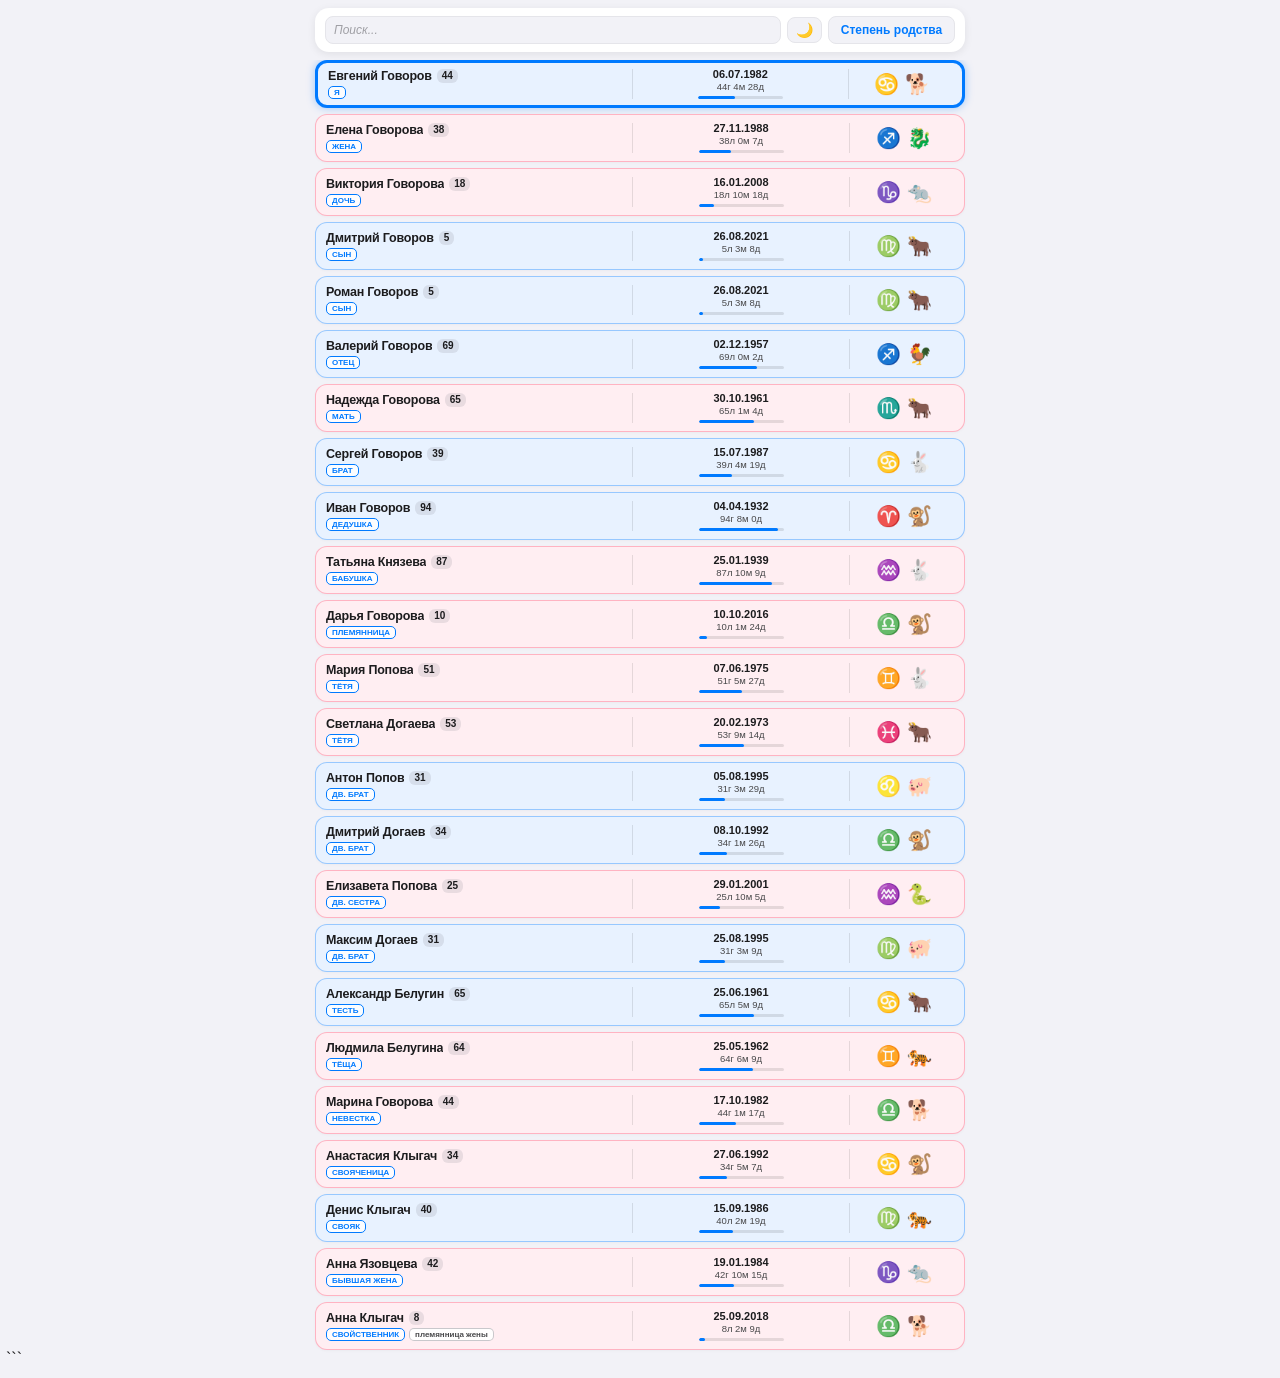
<file: MyFamily.html>
<!DOCTYPE html>
<html lang="ru">
<head>
    <meta charset="UTF-8">
    <meta name="viewport" content="width=device-width, initial-scale=1.0">
    <title>Карточки Родственников</title>
    <style>
        :root {
            --bg-page: #f2f2f7;
            --text-main: #1c1c1e;
            --controls-bg: #ffffff;
            --input-bg: #f2f2f7;
            --input-border: #e5e5ea;
            
            --bg-male: #e8f2ff;
            --border-male: rgba(0, 122, 255, 0.35);
            
            --bg-female: #ffeef2;
            --border-female: rgba(255, 45, 85, 0.3);
            
            --bg-birthday: #fff9e6;
            --border-birthday: #ffcc00;
            --gold-glow: rgba(255, 204, 0, 0.6);

            --card-border-inner: rgba(0, 0, 0, 0.1);
            --modal-bg: #ffffff;
            --ios-group-bg: #f2f2f7;
            --badge-bg: rgba(120, 120, 128, 0.16);
            --text-sub: #48484a;
        }

        /* Тёмная тема */
        body.dark-theme {
            --bg-page: #000000;
            --text-main: #f2f2f7;
            --controls-bg: #1c1c1e;
            --input-bg: #2c2c2e;
            --input-border: #3a3a3c;

            --bg-male: #102a45;
            --border-male: rgba(10, 132, 255, 0.5);

            --bg-female: #3b1722;
            --border-female: rgba(255, 55, 95, 0.5);

            --bg-birthday: #3a3000;
            --border-birthday: #ffd60a;

            --card-border-inner: rgba(255, 255, 255, 0.15);
            --modal-bg: #1c1c1e;
            --ios-group-bg: #2c2c2e;
            --badge-bg: rgba(255, 255, 255, 0.2);
            --text-sub: #aeaeb2;
        }

        * {
            box-sizing: border-box;
            -webkit-tap-highlight-color: transparent;
        }

        body {
            font-family: -apple-system, BlinkMacSystemFont, "SF Pro Text", "SF Pro Display", "Helvetica Neue", Arial, sans-serif;
            background-color: var(--bg-page);
            margin: 0;
            padding: 0 6px 10px 6px;
            color: var(--text-main);
            transition: background-color 0.2s ease, color 0.2s ease;
        }

        /* Sticky Control Panel */
        .controls-wrapper {
            position: sticky;
            top: 0;
            z-index: 100;
            background-color: var(--bg-page);
            padding: 8px 0;
        }

        .controls {
            max-width: 650px;
            margin: 0 auto;
            display: flex;
            align-items: center;
            justify-content: space-between;
            gap: 6px;
            background: var(--controls-bg);
            padding: 8px 10px;
            border-radius: 14px;
            box-shadow: 0 2px 8px rgba(0, 0, 0, 0.08);
            flex-wrap: nowrap;
        }

        /* Search Box with Clear Button */
        .search-container {
            position: relative;
            flex: 1 1 auto;
            min-width: 0;
            display: flex;
            align-items: center;
        }

        .search-input {
            width: 100%;
            font-family: inherit;
            font-size: 12px;
            padding: 6px 24px 6px 8px;
            border-radius: 8px;
            border: 1px solid var(--input-border);
            background: var(--input-bg);
            outline: none;
            color: var(--text-main);
            text-overflow: ellipsis;
        }

        .search-input::placeholder {
            font-style: italic;
            color: #a0a0a5;
        }

        .clear-btn {
            position: absolute;
            right: 6px;
            top: 50%;
            transform: translateY(-50%);
            width: 16px;
            height: 16px;
            background: #8e8e93;
            color: var(--controls-bg);
            border-radius: 50%;
            display: none;
            align-items: center;
            justify-content: center;
            font-size: 11px;
            cursor: pointer;
            user-select: none;
            line-height: 1;
            font-weight: bold;
        }

        .search-input:not(:placeholder-shown) + .clear-btn {
            display: flex;
        }

        /* Theme Toggle Button */
        .theme-toggle-btn {
            background: var(--input-bg);
            border: 1px solid var(--input-border);
            border-radius: 8px;
            padding: 5px 8px;
            font-size: 14px;
            cursor: pointer;
            display: flex;
            align-items: center;
            justify-content: center;
            flex-shrink: 0;
            user-select: none;
            line-height: 1;
        }

        /* Sort Group iOS Style */
        .sort-group {
            display: flex;
            align-items: center;
            flex: 0 1 auto;
            min-width: 0;
            max-width: 45%;
        }

        .controls select {
            width: 100%;
            font-family: inherit;
            font-size: 12px;
            font-weight: 600;
            color: #007aff;
            background: var(--input-bg);
            border: 1px solid var(--input-border);
            padding: 6px 6px;
            border-radius: 8px;
            outline: none;
            cursor: pointer;
            text-overflow: ellipsis;
            white-space: nowrap;
            overflow: hidden;
            -webkit-appearance: none;
            -moz-appearance: none;
            appearance: none;
            text-align: center;
        }

        .controls select option {
            background: var(--modal-bg);
            color: #007aff;
            font-weight: 600;
        }

        .container {
            max-width: 650px;
            margin: 0 auto;
            display: flex;
            flex-direction: column;
            gap: 6px;
        }

        /* Card Layout */
        .card {
            display: flex;
            flex-direction: row;
            align-items: center;
            border-radius: 12px;
            border: 1.5px solid;
            background-color: var(--controls-bg);
            box-shadow: 0 1px 3px rgba(0, 0, 0, 0.03);
            overflow: hidden;
            padding: 4px 10px;
            min-height: 48px;
            width: 100%;
            cursor: pointer;
            transition: border 0.15s ease, box-shadow 0.15s ease, background-color 0.2s ease;
            user-select: none;
        }

        .card.selected {
            border: 3px solid #007aff !important;
            box-shadow: 0 0 8px rgba(0, 122, 255, 0.35) !important;
        }

        .card.male {
            background-color: var(--bg-male);
            border-color: var(--border-male);
        }

        .card.female {
            background-color: var(--bg-female);
            border-color: var(--border-female);
        }

        .card.is-birthday {
            background-color: var(--bg-birthday) !important;
            border-color: var(--border-birthday) !important;
            animation: pulse-gold 2s infinite alternate;
        }

        @keyframes pulse-gold {
            0% { box-shadow: 0 0 4px rgba(255, 204, 0, 0.4); }
            100% { box-shadow: 0 0 10px rgba(255, 204, 0, 0.85); }
        }

        .card-section-left {
            flex: 1.5;
            min-width: 0;
            padding-right: 6px;
            display: flex;
            flex-direction: column;
            justify-content: center;
            align-items: flex-start;
            gap: 3px;
            border-right: 1px solid var(--card-border-inner);
        }

        .name-row {
            display: flex;
            align-items: center;
            gap: 5px;
            width: 100%;
            min-width: 0;
        }

        .person-name {
            font-size: 12.5px;
            font-weight: 700;
            letter-spacing: -0.2px;
            white-space: nowrap;
            overflow: hidden;
            text-overflow: ellipsis;
            flex-shrink: 1;
            color: var(--text-main);
            text-decoration: none;
            cursor: pointer;
            user-select: none;
        }

        .age-badge {
            font-size: 10px;
            font-weight: 600;
            color: var(--text-main);
            background-color: var(--badge-bg);
            padding: 1px 5px;
            border-radius: 6px;
            white-space: nowrap;
            flex-shrink: 0;
            line-height: 1.2;
        }

        .status-container {
            display: flex;
            align-items: center;
            gap: 4px;
            flex-wrap: wrap;
        }

        .status-badge {
            border: 1px solid #007aff;
            color: #007aff;
            font-size: 8px;
            font-weight: 700;
            text-transform: uppercase;
            padding: 1px 5px;
            border-radius: 5px;
            background-color: rgba(255, 255, 255, 0.85);
            white-space: nowrap;
            display: inline-block;
            cursor: pointer;
        }

        body.dark-theme .status-badge {
            background-color: rgba(0, 0, 0, 0.4);
        }

        .status-badge.status-detail {
            border-color: rgba(120, 120, 128, 0.4);
            color: var(--text-sub);
            background-color: rgba(255, 255, 255, 0.9);
            font-weight: 600;
            text-transform: none;
            cursor: default;
        }

        body.dark-theme .status-badge.status-detail {
            background-color: rgba(0, 0, 0, 0.5);
        }

        .card-section-middle {
            flex: 1;
            min-width: 0;
            padding: 0 8px;
            display: flex;
            flex-direction: column;
            justify-content: center;
            align-items: center;
            gap: 2px;
            border-right: 1px solid var(--card-border-inner);
            text-align: center;
        }

        .dob-text {
            font-size: 11px;
            font-weight: 600;
            color: var(--text-main);
            white-space: nowrap;
            line-height: 1;
        }

        .age-text {
            font-size: 9.5px;
            font-weight: 500;
            color: var(--text-sub);
            white-space: nowrap;
            line-height: 1;
        }

        .age-bar-container {
            width: 100%;
            max-width: 85px;
            height: 3px;
            background-color: var(--card-border-inner);
            border-radius: 2px;
            overflow: hidden;
            margin-top: 2px;
        }

        .age-bar-fill {
            height: 100%;
            background-color: #007aff;
            border-radius: 2px;
            transition: width 0.3s ease;
        }

        .card-section-right {
            flex: 0.5;
            min-width: 52px;
            padding-left: 4px;
            display: flex;
            flex-direction: row;
            justify-content: center;
            align-items: center;
            gap: 6px;
        }

        .zodiac-icon {
            font-size: 20px;
            line-height: 1;
            cursor: pointer;
            user-select: none;
            transition: transform 0.1s ease;
        }

        .zodiac-icon:active {
            transform: scale(1.3);
        }

        /* Modal Overlays */
        .modal-overlay {
            display: none;
            position: fixed;
            top: 0;
            left: 0;
            width: 100%;
            height: 100%;
            background: rgba(0, 0, 0, 0.45);
            backdrop-filter: blur(8px);
            -webkit-backdrop-filter: blur(8px);
            z-index: 1000;
            align-items: center;
            justify-content: center;
            cursor: pointer;
            padding: 12px;
        }

        .modal-overlay.active {
            display: flex;
        }

        .modal-card {
            background: var(--modal-bg);
            color: var(--text-main);
            padding: 18px 20px;
            border-radius: 20px;
            max-width: 290px;
            width: 85%;
            text-align: center;
            box-shadow: 0 10px 25px rgba(0, 0, 0, 0.2);
            animation: popIn 0.2s cubic-bezier(0.175, 0.885, 0.32, 1.275);
        }

        @keyframes popIn {
            from { transform: scale(0.88); opacity: 0; }
            to { transform: scale(1); opacity: 1; }
        }

        /* iOS Modal Card for Detailed Info */
        .ios-modal-card {
            background: var(--modal-bg);
            color: var(--text-main);
            border-radius: 20px;
            max-width: 440px;
            width: 92%;
            max-height: 88vh;
            display: flex;
            flex-direction: column;
            box-shadow: 0 20px 40px rgba(0, 0, 0, 0.25);
            animation: popIn 0.22s cubic-bezier(0.175, 0.885, 0.32, 1.2);
            overflow: hidden;
            cursor: default;
        }

        .modal-header-ios {
            position: sticky;
            top: 0;
            background: var(--modal-bg);
            backdrop-filter: blur(10px);
            -webkit-backdrop-filter: blur(10px);
            padding: 12px 14px;
            border-bottom: 1px solid var(--card-border-inner);
            display: flex;
            align-items: center;
            justify-content: space-between;
            z-index: 10;
        }

        .modal-header-title {
            display: flex;
            flex-direction: column;
            align-items: flex-start;
            min-width: 0;
            padding-right: 8px;
        }

        .modal-header-title h2 {
            margin: 0;
            font-size: 16px;
            font-weight: 700;
            color: var(--text-main);
            letter-spacing: -0.4px;
            white-space: nowrap;
            overflow: hidden;
            text-overflow: ellipsis;
            width: 100%;
        }

        .modal-header-title span {
            font-size: 11.5px;
            color: var(--text-sub);
            font-weight: 500;
        }

        .ios-close-btn {
            background: var(--ios-group-bg);
            border: none;
            width: 26px;
            height: 26px;
            border-radius: 50%;
            font-size: 13px;
            font-weight: 700;
            color: var(--text-sub);
            display: flex;
            align-items: center;
            justify-content: center;
            cursor: pointer;
            transition: background 0.15s;
            flex-shrink: 0;
        }

        .ios-close-btn:active {
            background: #d1d1d6;
        }

        .modal-body-ios {
            padding: 12px;
            overflow-y: auto;
            display: flex;
            flex-direction: column;
            gap: 8px;
            text-align: left;
            -webkit-overflow-scrolling: touch;
        }

        .ios-info-group {
            background: var(--ios-group-bg);
            border-radius: 12px;
            padding: 9px 11px;
        }

        .ios-info-label {
            font-size: 10.5px;
            font-weight: 600;
            text-transform: uppercase;
            color: #007aff;
            letter-spacing: 0.2px;
            margin-bottom: 2px;
        }

        .ios-info-value {
            font-size: 12.5px;
            color: var(--text-main);
            line-height: 1.4;
            font-weight: 400;
        }

        .ios-list {
            margin: 0;
            padding-left: 0;
            list-style: none;
        }

        .ios-list li {
            margin-bottom: 3px;
        }

        .ios-list li:last-child {
            margin-bottom: 0;
        }

        @media (max-width: 400px) {
            body { padding: 0 4px 6px 4px; }
            .card { padding: 4px 6px; min-height: 46px; }
            .person-name { font-size: 11.5px; }
            .age-badge { font-size: 9px; padding: 1px 4px; }
            .status-badge { font-size: 7.5px; padding: 0 4px; }
            .dob-text { font-size: 10px; }
            .age-text { font-size: 9px; }
            .zodiac-icon { font-size: 18px; }
            .controls { padding: 6px 8px; gap: 4px; }
            .search-input { font-size: 11.5px; padding: 5px 20px 5px 6px; }
            .controls select { font-size: 11.5px; padding: 5px 4px; }
        }
    </style>
</head>
<body>

    <!-- Fixed/Sticky Control Panel -->
    <div class="controls-wrapper">
        <div class="controls">
            <!-- Search with Clear Button -->
            <div class="search-container">
                <input type="text" id="search-input" class="search-input" placeholder="Поиск..." oninput="renderCards()">
                <span class="clear-btn" id="clear-btn" onclick="clearSearch()">×</span>
            </div>

            <!-- Dark/Light Theme Button -->
            <button class="theme-toggle-btn" id="theme-btn" onclick="toggleTheme()" title="Переключить тему">🌙</button>

            <!-- iOS Style Sort Select -->
            <div class="sort-group">
                <select id="sort-select" onchange="renderCards()">
                    <option value="kinship">Степень родства</option>
                    <option value="name">По алфавиту</option>
                    <option value="next_bday">Ближайший ДР</option>
                    <option value="age_desc">Старше → Младше</option>
                    <option value="age_asc">Младше → Старше</option>
                    <option value="zodiac_west">Знак зодиака</option>
                    <option value="zodiac_east">Восточный знак</option>
                </select>
            </div>
        </div>
    </div>

    <div class="container" id="cards-container"></div>

    <!-- Eastern Zodiac Modal Popup (iOS Style) -->
    <div class="modal-overlay" id="zodiac-modal" onclick="hideModal()">
        <div class="ios-modal-card" onclick="event.stopPropagation()">
            <div class="modal-header-ios">
                <div class="modal-header-title">
                    <h2 id="ez-modal-title">Собака 🐕</h2>
                    <span id="ez-modal-subtitle">11-й знак восточного календаря</span>
                </div>
                <button class="ios-close-btn" onclick="hideModal()">✕</button>
            </div>
            <div class="modal-body-ios">
                <div class="ios-info-group">
                    <div class="ios-info-label">Годы рождения (до 2040 г.)</div>
                    <div class="ios-info-value" id="ez-modal-years">-</div>
                </div>
                <div class="ios-info-group">
                    <div class="ios-info-label">Краткая характеристика</div>
                    <div class="ios-info-value">
                        <ul class="ios-list" id="ez-modal-traits"></ul>
                    </div>
                </div>
                <div class="ios-info-group">
                    <div class="ios-info-label">Сильные стороны</div>
                    <div class="ios-info-value" id="ez-modal-strengths">-</div>
                </div>
                <div class="ios-info-group">
                    <div class="ios-info-label">Слабые стороны</div>
                    <div class="ios-info-value" id="ez-modal-weaknesses">-</div>
                </div>
                <div class="ios-info-group">
                    <div class="ios-info-label">Главная ценность</div>
                    <div class="ios-info-value" id="ez-modal-value">-</div>
                </div>
            </div>
        </div>
    </div>

    <!-- Western Zodiac Modal Popup (iOS Style) -->
    <div class="modal-overlay" id="western-zodiac-modal" onclick="hideWesternZodiacModal()">
        <div class="ios-modal-card" onclick="event.stopPropagation()">
            <div class="modal-header-ios">
                <div class="modal-header-title">
                    <h2 id="wz-modal-title">Рак ♋</h2>
                    <span id="wz-modal-subtitle">21 июня — 22 июля</span>
                </div>
                <button class="ios-close-btn" onclick="hideWesternZodiacModal()">✕</button>
            </div>
            <div class="modal-body-ios">
                <div class="ios-info-group">
                    <div class="ios-info-label">Общая характеристика</div>
                    <div class="ios-info-value" id="wz-modal-desc">-</div>
                </div>
                <div class="ios-info-group">
                    <div class="ios-info-label">Краткая характеристика</div>
                    <div class="ios-info-value">
                        <ul class="ios-list" id="wz-modal-traits"></ul>
                    </div>
                </div>
                <div class="ios-info-group">
                    <div class="ios-info-label">Сильные стороны</div>
                    <div class="ios-info-value" id="wz-modal-strengths">-</div>
                </div>
                <div class="ios-info-group">
                    <div class="ios-info-label">Слабые стороны</div>
                    <div class="ios-info-value" id="wz-modal-weaknesses">-</div>
                </div>
                <div class="ios-info-group">
                    <div class="ios-info-label">Главная ценность</div>
                    <div class="ios-info-value" id="wz-modal-value">-</div>
                </div>
            </div>
        </div>
    </div>

    <!-- Modal Popup for Kinship Meaning -->
    <div class="modal-overlay" id="kinship-modal" onclick="hideKinshipModal()">
        <div class="modal-card" onclick="event.stopPropagation()">
            <div class="modal-title" id="kinship-modal-title" style="font-weight: 700; font-size: 15px;">Термин родства</div>
            <div class="ios-info-value" id="kinship-modal-desc" style="margin-top: 8px; font-size: 13px;"></div>
        </div>
    </div>

    <!-- Modal Popup for Name Details (iOS Style) -->
    <div class="modal-overlay" id="name-modal" onclick="hideNameModal()">
        <div class="ios-modal-card" onclick="event.stopPropagation()">
            <div class="modal-header-ios">
                <div class="modal-header-title">
                    <h2 id="name-modal-person-name">Имя Фамилия</h2>
                    <span id="name-modal-subtitle">Имя: Александр</span>
                </div>
                <button class="ios-close-btn" onclick="hideNameModal()">✕</button>
            </div>
            <div class="modal-body-ios">
                <div class="ios-info-group">
                    <div class="ios-info-label">1. Происхождение</div>
                    <div class="ios-info-value" id="name-origin">-</div>
                </div>
                <div class="ios-info-group">
                    <div class="ios-info-label">2. Значение</div>
                    <div class="ios-info-value" id="name-meaning">-</div>
                </div>
                <div class="ios-info-group">
                    <div class="ios-info-label">3. Краткие и ласкательные формы</div>
                    <div class="ios-info-value" id="name-short-forms">-</div>
                </div>
                <div class="ios-info-group">
                    <div class="ios-info-label">4. Иностранные аналоги</div>
                    <div class="ios-info-value" id="name-foreign-analogs">-</div>
                </div>
                <div class="ios-info-group">
                    <div class="ios-info-label">5. Культурно-исторический контекст</div>
                    <div class="ios-info-value" id="name-context">-</div>
                </div>
            </div>
        </div>
    </div>

    <script>
        // Theme Toggle Functionality
        function toggleTheme() {
            document.body.classList.toggle("dark-theme");
            const btn = document.getElementById("theme-btn");
            if (document.body.classList.contains("dark-theme")) {
                btn.innerText = "☀️";
            } else {
                btn.innerText = "🌙";
            }
        }

        // Search Clear Function
        function clearSearch() {
            const searchInput = document.getElementById("search-input");
            searchInput.value = "";
            renderCards();
        }

        // Full Descriptions for Eastern Zodiac Signs
        const easternZodiacDetails = {
            "Крыса": {
                name: "Крыса",
                emoji: "🐀",
                subtitle: "Первый знак восточного календаря",
                years: [1924, 1936, 1948, 1960, 1972, 1984, 1996, 2008, 2020, 2032],
                traits: [
                    "🐀 Умный, находчивый и быстро адаптируется к любым условиям.",
                    "🧠 Обладает аналитическим складом ума и хорошей памятью.",
                    "💼 Предприимчивый, умеет находить возможности для успеха.",
                    "🤝 Общительный, легко заводит полезные знакомства.",
                    "💰 Ценит материальную стабильность и умеет распоряжаться деньгами.",
                    "🎯 Настойчиво добивается поставленных целей.",
                    "⚡ Энергичный и деятельный, не любит безделье."
                ],
                strengths: "Интеллект, сообразительность, предприимчивость, общительность, практичность.",
                weaknesses: "Хитрость, расчетливость, тревожность, склонность к манипуляциям.",
                value: "Успех, безопасность, благополучие и семья."
            },
            "Бык": {
                name: "Бык",
                emoji: "🐂",
                subtitle: "Второй знак восточного календаря",
                years: [1925, 1937, 1949, 1961, 1973, 1985, 1997, 2009, 2021, 2033],
                traits: [
                    "🐂 Спокойный, надежный и невероятно трудолюбивый.",
                    "🛠️ Терпеливо идет к цели, не рассчитывая на удачу.",
                    "🤝 Верен своим принципам и близким людям.",
                    "🧠 Практичен, рассудителен и не любит суету.",
                    "🏡 Предпочитает стабильность и порядок.",
                    "💪 Отличается большой силой воли и выдержкой.",
                    "🎯 Всегда доводит начатое до конца."
                ],
                strengths: "Трудолюбие, терпение, ответственность, надежность, честность.",
                weaknesses: "Упрямство, консерватизм, медлительность, неуступчивость.",
                value: "Стабильность, семья, труд и достаток."
            },
            "Тигр": {
                name: "Тигр",
                emoji: "🐅",
                subtitle: "Третий знак восточного календаря",
                years: [1926, 1938, 1950, 1962, 1974, 1986, 1998, 2010, 2022, 2034],
                traits: [
                    "🐅 Смелый, энергичный и независимый.",
                    "🔥 Любит свободу, движение и новые вызовы.",
                    "👑 Стремится быть лидером и вдохновлять других.",
                    "⚡ Быстро принимает решения и любит риск.",
                    "💪 Уверен в себе и не боится трудностей.",
                    "🎯 Целеустремленный и амбициозный.",
                    "🌍 Не терпит ограничений и рутины."
                ],
                strengths: "Храбрость, харизма, решительность, лидерство, энергия.",
                weaknesses: "Импульсивность, вспыльчивость, нетерпеливость, упрямство.",
                value: "Свобода, победа, признание и самореализация."
            },
            "Кролик": {
                name: "Кролик (Кот)",
                emoji: "🐇",
                subtitle: "Четвертый знак восточного календаря",
                years: [1927, 1939, 1951, 1963, 1975, 1987, 1999, 2011, 2023, 2035],
                traits: [
                    "🐇 Добрый, дипломатичный и миролюбивый.",
                    "🌸 Любит уют, гармонию и спокойствие.",
                    "🤝 Тактичен, умеет избегать конфликтов.",
                    "🎨 Обладает хорошим вкусом и творческими способностями.",
                    "🧠 Рассудительный и осторожный.",
                    "❤️ Заботится о близких и ценит доверие.",
                    "🏡 Предпочитает стабильную и комфортную жизнь."
                ],
                strengths: "Доброжелательность, дипломатичность, терпение, интеллигентность.",
                weaknesses: "Нерешительность, осторожность, зависимость от мнения окружающих.",
                value: "Гармония, семья, уют и душевное спокойствие."
            },
            "Дракон": {
                name: "Дракон",
                emoji: "🐉",
                subtitle: "Пятый знак восточного календаря",
                years: [1928, 1940, 1952, 1964, 1976, 1988, 2000, 2012, 2024, 2036],
                traits: [
                    "🐉 Яркий, сильный и харизматичный.",
                    "👑 Любит быть в центре внимания.",
                    "🔥 Амбициозный, уверенный и энергичный.",
                    "🚀 Не боится больших целей и сложных задач.",
                    "💡 Генерирует новые идеи и вдохновляет окружающих.",
                    "🎯 Стремится к успеху и признанию.",
                    "⚡ Обладает сильной внутренней энергией."
                ],
                strengths: "Харизма, уверенность, смелость, лидерство, энтузиазм.",
                weaknesses: "Высокомерие, требовательность, вспыльчивость, нетерпеливость.",
                value: "Успех, власть, достижения и уважение."
            },
            "Змея": {
                name: "Змея",
                emoji: "🐍",
                subtitle: "Шестой знак восточного календаря",
                years: [1929, 1941, 1953, 1965, 1977, 1989, 2001, 2013, 2025, 2037],
                traits: [
                    "🐍 Мудрый, спокойный и наблюдательный.",
                    "🧠 Любит анализировать и принимать взвешенные решения.",
                    "📚 Постоянно стремится к знаниям и развитию.",
                    "🤫 Не раскрывает свои планы раньше времени.",
                    "💎 Ценит качество, комфорт и красоту.",
                    "🎯 Терпеливо добивается желаемого.",
                    "🌙 Обладает развитой интуицией."
                ],
                strengths: "Мудрость, терпение, интеллект, интуиция, самообладание.",
                weaknesses: "Скрытность, подозрительность, ревнивость, замкнутость.",
                value: "Знания, безопасность, независимость и внутреннее равновесие."
            },
            "Лошадь": {
                name: "Лошадь",
                emoji: "🐎",
                subtitle: "Седьмой знак восточного календаря",
                years: [1930, 1942, 1954, 1966, 1978, 1990, 2002, 2014, 2026, 2038],
                traits: [
                    "🐎 Активный, энергичный и свободолюбивый.",
                    "🌍 Любит путешествия, движение и новые впечатления.",
                    "🤝 Легко находит общий язык с людьми.",
                    "⚡ Быстро принимает решения и действует.",
                    "💪 Самостоятельный и уверенный в себе.",
                    "🎯 Предпочитает добиваться всего своими силами.",
                    "🔥 Не любит однообразие и ограничения."
                ],
                strengths: "Энергичность, оптимизм, независимость, коммуникабельность.",
                weaknesses: "Нетерпеливость, импульсивность, непостоянство, прямолинейность.",
                value: "Свобода, движение, независимость и развитие."
            },
            "Коза": {
                name: "Коза (Овца)",
                emoji: "🐐",
                subtitle: "Восьмой знак восточного календаря",
                years: [1931, 1943, 1955, 1967, 1979, 1991, 2003, 2015, 2027, 2039],
                traits: [
                    "🐐 Добрый, мягкий и творческий человек.",
                    "🎨 Обладает развитым воображением и чувством прекрасного.",
                    "❤️ Заботливый, отзывчивый и эмоциональный.",
                    "🌸 Стремится к гармонии и избегает конфликтов.",
                    "🤝 Ценит дружбу и поддержку близких.",
                    "🧠 Хорошо чувствует настроение окружающих.",
                    "🏡 Любит уют и спокойную атмосферу."
                ],
                strengths: "Доброта, творчество, эмпатия, отзывчивость, терпение.",
                weaknesses: "Нерешительность, чувствительность, зависимость от поддержки.",
                value: "Любовь, гармония, семья и душевный комфорт."
            },
            "Обезьяна": {
                name: "Обезьяна",
                emoji: "🐒",
                subtitle: "Девятый знак восточного календаря",
                years: [1932, 1944, 1956, 1968, 1980, 1992, 2004, 2016, 2028, 2040],
                traits: [
                    "🐒 Изобретательный, любознательный и остроумный.",
                    "🧠 Быстро учится и легко решает сложные задачи.",
                    "⚡ Находчивый, любит нестандартные решения.",
                    "🎭 Обладает отличным чувством юмора.",
                    "🤝 Легко адаптируется к новым условиям.",
                    "🚀 Любит перемены и интеллектуальные вызовы.",
                    "🎯 Стремится быть первым во всем."
                ],
                strengths: "Интеллект, изобретательность, гибкость, коммуникабельность.",
                weaknesses: "Хитрость, непостоянство, самоуверенность, склонность к авантюрам.",
                value: "Знания, успех, свобода и новые возможности."
            },
            "Петух": {
                name: "Петух",
                emoji: "🐓",
                subtitle: "Десятый знак восточного календаря",
                years: [1933, 1945, 1957, 1969, 1981, 1993, 2005, 2017, 2029],
                traits: [
                    "🐓 Организованный, честный и дисциплинированный.",
                    "🎯 Любит порядок, точность и четкие правила.",
                    "💬 Прямолинейный, открыто выражает свое мнение.",
                    "✨ Следит за своим внешним видом и репутацией.",
                    "🧠 Внимателен к деталям и ответственен.",
                    "💪 Не боится тяжелой работы.",
                    "🏆 Стремится к признанию своих заслуг."
                ],
                strengths: "Ответственность, честность, трудолюбие, организованность.",
                weaknesses: "Критичность, самоуверенность, резкость, упрямство.",
                value: "Порядок, уважение, достижения и честность."
            },
            "Собака": {
                name: "Собака",
                emoji: "🐕",
                subtitle: "Одиннадцатый знак восточного календаря",
                years: [1934, 1946, 1958, 1970, 1982, 1994, 2006, 2018, 2030],
                traits: [
                    "🐕 Верный, надежный и преданный своим близким.",
                    "⚖️ Обладает сильным чувством справедливости и не терпит обмана.",
                    "🤝 Ответственный, честный и всегда готов прийти на помощь.",
                    "🛡️ Защищает тех, кто ему дорог, и умеет хранить доверие.",
                    "🧠 Рассудительный, наблюдательный и хорошо разбирается в людях.",
                    "💬 Прямолинейный, не любит лицемерие и пустые обещания.",
                    "🌿 Предпочитает стабильность, порядок и спокойную жизнь.",
                    "🎯 Настойчиво идет к цели и доводит начатое до конца."
                ],
                strengths: "Честность, преданность, ответственность, справедливость, надежность, трудолюбие.",
                weaknesses: "Недоверчивость, упрямство, тревожность, критичность, склонность долго помнить обиды.",
                value: "Доверие, семья, дружба, справедливость и чувство долга."
            },
            "Свинья": {
                name: "Кабан (Свинья)",
                emoji: "🐖",
                subtitle: "Двенадцатый знак восточного календаря",
                years: [1935, 1947, 1959, 1971, 1983, 1995, 2007, 2019, 2031],
                traits: [
                    "🐖 Добрый, искренний и великодушный.",
                    "❤️ Всегда готов помочь и поддержать близких.",
                    "🤝 Ценит честность и доверительные отношения.",
                    "🌿 Любит спокойную, комфортную и обеспеченную жизнь.",
                    "🧠 Терпеливый, рассудительный и доброжелательный.",
                    "💼 Добросовестно относится к работе и обязанностям.",
                    "🎯 Предпочитает мирное решение любых конфликтов."
                ],
                strengths: "Доброта, честность, щедрость, терпение, надежность.",
                weaknesses: "Доверчивость, наивность, медлительность, склонность к излишествам.",
                value: "Семья, благополучие, честность и душевное спокойствие."
            }
        };

        // Full Descriptions for Western Zodiac Signs
        const westernZodiacDetails = {
            "Овен": {
                symbol: "♈",
                period: "21 марта — 19 апреля",
                desc: "Овен — огненный знак зодиака, управляемый Марсом.",
                traits: [
                    "🔥 Энергичный, смелый и инициативный.",
                    "🎯 Любит быть первым и принимать вызовы.",
                    "⚡ Быстро принимает решения и действует.",
                    "💪 Уверенный в себе, независимый и прямолинейный.",
                    "🚀 Не боится риска и перемен.",
                    "😤 Может быть вспыльчивым и нетерпеливым.",
                    "🏆 Стремится к победам и лидерству.",
                    "🌟 Заряжает окружающих своей энергией."
                ],
                strengths: "Смелость, решительность, честность, инициативность, оптимизм.",
                weaknesses: "Импульсивность, упрямство, нетерпение, вспыльчивость.",
                value: "Свобода, достижения и возможность быть лидером."
            },
            "Телец": {
                symbol: "♉",
                period: "20 апреля — 20 мая",
                desc: "Телец — земной знак зодиака, управляемый Венерой.",
                traits: [
                    "🌿 Спокойный, надежный и практичный.",
                    "🏡 Любит комфорт, уют и стабильность.",
                    "💰 Умеет разумно распоряжаться деньгами.",
                    "🤝 Верный друг и преданный партнер.",
                    "🍷 Ценит красоту, вкусную еду и удовольствия.",
                    "🛠 Терпеливо идет к своим целям.",
                    "🐂 Не любит спешку и перемены.",
                    "💎 Предпочитает качество количеству."
                ],
                strengths: "Надежность, терпение, трудолюбие, ответственность.",
                weaknesses: "Упрямство, медлительность, ревность, консерватизм.",
                value: "Стабильность, достаток и спокойная жизнь."
            },
            "Близнецы": {
                symbol: "♊",
                period: "21 мая — 20 июня",
                desc: "Близнецы — воздушный знак зодиака, управляемый Меркурием.",
                traits: [
                    "🌬 Любознательный, общительный и остроумный.",
                    "📚 Быстро усваивает новую информацию.",
                    "🗣 Любит общение и знакомства.",
                    "💡 Легко адаптируется к изменениям.",
                    "✈ Предпочитает разнообразие и движение.",
                    "🎭 Обладает разносторонними интересами.",
                    "⚡ Быстро принимает решения.",
                    "🔄 Может часто менять мнение."
                ],
                strengths: "Интеллект, коммуникабельность, гибкость, любознательность.",
                weaknesses: "Непостоянство, рассеянность, поверхностность.",
                value: "Знания, свобода общения и новые впечатления."
            },
            "Рак": {
                symbol: "♋",
                period: "21 июня — 22 июля",
                desc: "Рак — водный знак зодиака, управляемый Луной.",
                traits: [
                    "🦀 Эмоциональный, чувствительный и интуитивный.",
                    "❤️ Высоко ценит семью, дом и близкие отношения.",
                    "🤝 Заботливый, верный и надежный друг, всегда готов поддержать.",
                    "🧠 Обладает хорошей памятью и часто живет воспоминаниями.",
                    "🎨 Имеет развитое воображение и творческие способности.",
                    "🛡️ Осторожен, не любит рисковать и долго привыкает к новым людям.",
                    "🌊 Настроение может часто меняться под влиянием эмоций.",
                    "🎯 Предпочитает стабильность, безопасность и комфорт."
                ],
                strengths: "Доброта, преданность, эмпатия, терпение, ответственность.",
                weaknesses: "Обидчивость, ранимость, скрытность, склонность к переживаниям и излишней осторожности.",
                value: "Семья, любовь, чувство защищенности и эмоциональная близость."
            },
            "Лев": {
                symbol: "♌",
                period: "23 июля — 22 августа",
                desc: "Лев — огненный знак зодиака, управляемый Солнцем.",
                traits: [
                    "☀️ Яркий, уверенный и харизматичный.",
                    "👑 Любит внимание и признание.",
                    "❤️ Щедрый и великодушный.",
                    "🎭 Обладает творческими способностями.",
                    "💪 Умеет вдохновлять окружающих.",
                    "🦁 Смело берет ответственность.",
                    "🎯 Стремится к успеху и уважению.",
                    "✨ Любит роскошь и красивые вещи."
                ],
                strengths: "Лидерство, благородство, уверенность, щедрость.",
                weaknesses: "Гордость, тщеславие, упрямство, желание быть в центре внимания.",
                value: "Признание, уважение и самореализация."
            },
            "Дева": {
                symbol: "♍",
                period: "23 августа — 22 сентября",
                desc: "Дева — земной знак зодиака, управляемый Меркурием.",
                traits: [
                    "📖 Внимательная, аккуратная и аналитичная.",
                    "🔍 Любит порядок и системность.",
                    "🛠 Практична и трудолюбива.",
                    "📊 Хорошо замечает детали.",
                    "🤝 Всегда готова помочь.",
                    "🧠 Склонна тщательно все анализировать.",
                    "📅 Предпочитает планирование.",
                    "🎯 Стремится к совершенству."
                ],
                strengths: "Ответственность, дисциплина, аккуратность, логика.",
                weaknesses: "Критичность, тревожность, перфекционизм.",
                value: "Порядок, польза и профессионализм."
            },
            "Весы": {
                symbol: "♎",
                period: "23 сентября — 22 октября",
                desc: "Весы — воздушный знак зодиака, управляемый Венерой.",
                traits: [
                    "⚖ Дипломатичный, доброжелательный и справедливый.",
                    "🤝 Легко находит общий язык с людьми.",
                    "🎨 Любит красоту и гармонию.",
                    "💬 Избегает конфликтов.",
                    "❤️ Ценит партнерство и дружбу.",
                    "🧠 Рассматривает ситуацию с разных сторон.",
                    "😊 Создает приятную атмосферу вокруг себя.",
                    "🤔 Иногда долго принимает решения."
                ],
                strengths: "Дипломатичность, тактичность, чувство справедливости.",
                weaknesses: "Нерешительность, зависимость от чужого мнения, стремление всем угодить.",
                value: "Гармония, отношения и справедливость."
            },
            "Скорпион": {
                symbol: "♏",
                period: "23 октября — 21 ноября",
                desc: "Скорпион — водный знак зодиака, управляемый Плутоном (традиционно также Марсом).",
                traits: [
                    "🌊 Сильный, решительный и проницательный.",
                    "🧠 Хорошо чувствует мотивы людей.",
                    "🎯 Всегда идет к своей цели.",
                    "❤️ Очень предан близким.",
                    "🔥 Обладает сильной волей.",
                    "🤫 Предпочитает не раскрывать свои чувства.",
                    "💪 Не боится трудностей.",
                    "🔍 Любит докапываться до сути."
                ],
                strengths: "Сила воли, преданность, смелость, интуиция.",
                weaknesses: "Ревнивость, скрытность, мстительность, подозрительность.",
                value: "Доверие, искренность и внутренняя сила."
            },
            "Стрелец": {
                symbol: "♐",
                period: "22 ноября — 21 декабря",
                desc: "Стрелец — огненный знак зодиака, управляемый Юпитером.",
                traits: [
                    "🏹 Оптимистичный, честный и свободолюбивый.",
                    "🌍 Любит путешествия и новые знания.",
                    "📚 Постоянно стремится к развитию.",
                    "😄 Легко заводит друзей.",
                    "🎯 Видит большие перспективы.",
                    "🚀 Не любит ограничения.",
                    "💬 Говорит прямо и открыто.",
                    "✨ Любит приключения."
                ],
                strengths: "Оптимизм, честность, энтузиазм, широкий кругозор.",
                weaknesses: "Прямолинейность, нетерпеливость, непостоянство.",
                value: "Свобода, развитие и новые горизонты."
            },
            "Козерог": {
                symbol: "♑",
                period: "22 декабря — 19 января",
                desc: "Козерог — земной знак зодиака, управляемый Сатурном.",
                traits: [
                    "🏔 Целеустремленный, дисциплинированный и ответственный.",
                    "📈 Последовательно идет к успеху.",
                    "💼 Любит порядок и четкие планы.",
                    "🧱 Надежен и выдержан.",
                    "🎯 Ставит долгосрочные цели.",
                    "🧠 Предпочитает практичные решения.",
                    "🤝 Заслуживает доверие.",
                    "⏳ Терпеливо преодолевает трудности."
                ],
                strengths: "Ответственность, упорство, надежность, самообладание.",
                weaknesses: "Чрезмерная серьезность, замкнутость, консерватизм.",
                value: "Успех, стабильность и уважение."
            },
            "Водолей": {
                symbol: "♒",
                period: "20 января — 18 февраля",
                desc: "Водолей — воздушный знак зодиака, управляемый Ураном (традиционно также Сатурном).",
                traits: [
                    "💡 Независимый, оригинальный и изобретательный.",
                    "🚀 Любит новые идеи и технологии.",
                    "🌍 Мыслит нестандартно.",
                    "🤝 Легко находит друзей.",
                    "🎨 Ценит свободу самовыражения.",
                    "🔬 Интересуется будущим и открытиями.",
                    "🧠 Любит интеллектуальные беседы.",
                    "🕊 Не терпит ограничений."
                ],
                strengths: "Оригинальность, независимость, гуманизм, креативность.",
                weaknesses: "Непредсказуемость, упрямство, эмоциональная отстраненность.",
                value: "Свобода, прогресс и индивидуальность."
            },
            "Рыбы": {
                symbol: "♓",
                period: "19 февраля — 20 марта",
                desc: "Рыбы — водный знак зодиака, управляемый Нептуном (традиционно также Юпитером).",
                traits: [
                    "🌊 Добрый, мечтательный и чувствительный.",
                    "❤️ Легко сопереживает другим людям.",
                    "🎨 Обладает богатым воображением.",
                    "🎼 Часто имеет творческие способности.",
                    "🌙 Доверяет своей интуиции.",
                    "🤝 Стремится помогать окружающим.",
                    "🕊 Любит спокойную атмосферу.",
                    "💭 Иногда уходит в мир фантазий."
                ],
                strengths: "Эмпатия, доброта, интуиция, творческое мышление.",
                weaknesses: "Впечатлительность, нерешительность, склонность идеализировать людей.",
                value: "Любовь, духовная гармония и внутренний мир."
            }
        };

        // Dictionary for Kinship Terms
        const kinshipDefinitions = {
            "Деверь": "Деверь — это брат мужа.",
            "Золовка": "Золовка — это сестра мужа.",
            "Шурин": "Шурин — это брат жены.",
            "Свояченица": "Свояченица — это сестра жены.",
            "Свояк": "Свояк — это муж сестры жены (мужья сестёр между собой).",
            "Тесть": "Тесть — это отец жены.",
            "Тёща": "Тёща — это мать жены.",
            "Свёкор": "Свёкор — это отец мужа.",
            "Свекровь": "Свекровь — это мать мужа.",
            "Зять": "Зять — это муж дочери, муж сестры или муж золовки.",
            "Невестка": "Невестка (сноха) — это жена сына, жена брата или жена деверя.",
            "Сноха": "Сноха — это жена сына по отношению к его отцу (свекру).",
            "Сват": "Сват — это отец одного из супругов по отношению к родителям другого супруга.",
            "Сватья": "Сватья — это мать одного из супругов по отношению к родителям другого супруга.",
            "Пасынок": "Пасынок — это родной сын одного из супругов по отношению к другому (неродной сын).",
            "Падчерица": "Падчерица — это родная дочь одного из супругов по отношению к другому (неродная дочь).",
            "Племянник": "Племянник — это сын брата или сестры.",
            "Племянница": "Племянница — это дочь брата или сестры.",
            "Дв. брат": "Двоюродный брат — это сын дяди или тёти.",
            "Дв. сестра": "Двоюродная сестра — это дочь дяди или тёти.",
            "Дв. племянник": "Двоюродный племянник — это сын двоюродного брата или сестры.",
            "Дв. племянница": "Двоюродная племянница — это дочь двоюродного брата или сестры.",
            "Бывший муж": "Бывший муж — это мужчина, с которым брак расторгнут.",
            "Бывшая жена": "Бывшая жена — это женщина, с которой брак расторгнут."
        };

        const nameData = {
            "Александр": {
                origin: "Древнегреческое (от Alexandros: alexein — «защищать» + aner/andros — «мужчина / человек»).",
                meaning: "«Защитник людей», «мужественный защитник».",
                shortForms: "Саша, Сашенька, Шура, Шурочка, Алекс, Саня.",
                foreignAnalogs: "Алекс (англ.), Алессандро (ит.), Алехандро (исп.), Искандер (восточные языки).",
                context: "Одно из самых популярных имён в мировой истории. Ассоциируется с великим полководцем Александром Македонским и святым благоверным князем Александром Невским."
            },
            "Анастасия": {
                origin: "Древнегреческое (от Anastasia).",
                meaning: "«Воскресшая», «возвращённая к жизни», «бессмертная».",
                shortForms: "Настя, Настенька, Настюша, Тася, Ася.",
                foreignAnalogs: "Стейси (англ.), Анастаси (фр.), Настасья (славянские страны).",
                context: "В русской традиции и фольклоре имя ассоциируется со сказочной Настенькой — символом доброты, скромности и трудолюбия."
            },
            "Анна": {
                origin: "Древнееврейское (от Channah).",
                meaning: "«Благодать», «благосклонность», «милость Божия».",
                shortForms: "Аня, Анечка, Анюта, Нюра, Нюша.",
                foreignAnalogs: "Энн, Анна (англ.), Анн, Аннетт (фр.), Ханна (нем.), Ана (исп.).",
                context: "Библейское имя (мать Девы Марии). Одно из самых распространенных женских имён в мире, носимое множеством королевских особ и героинь мировой литературы (Анна Каренина)."
            },
            "Валерий": {
                origin: "Латинское (от родового имени Valerius, происходящего от valere — «быть сильным»).",
                meaning: "«Крепкий», «здоровый», «сильный», «бодрый».",
                shortForms: "Валера, Валерочка, Валерик, Валера.",
                foreignAnalogs: "Валери (фр.), Валерио (ит./исп.), Валериус (нем.).",
                context: "Восходит к древнеримскому патрицианскому роду Валериев. Имеет парное женское имя — Валерия."
            },
            "Виктория": {
                origin: "Латинское (от Victoria).",
                meaning: "«Победа».",
                shortForms: "Вика, Викуля, Викуся, Вичка.",
                foreignAnalogs: "Виктория (англ./нем.), Виктория, Виктуар (фр.), Виттория (ит.).",
                context: "В римской мифологии — богиня победы (соответствует греческой Нике). Имя обрело колоссальную мировую популярность благодаря эпохе правления британской королевы Виктории."
            },
            "Дарья": {
                origin: "Имеет две версии: древнеперсидская (от царя Dārayavahuš: dāra — «владеющий» + vahu — «добро») и праславянская (от слова Дар / Дарованная).",
                meaning: "«Обладающая добром», «сильная», «победительница» (по персидской версии) или «дарованная» (по славянской).",
                shortForms: "Даша, Дашенька, Дашуля, Дарина, Дарьюшка.",
                foreignAnalogs: "Дарья (чеш./пол.), Дария (рум.), Дариан (англ. версия).",
                context: "Имя древнего происхождения, ставшее классическим в русской культуре и поэзии."
            },
            "Денис": {
                origin: "Древнегреческое (народная форма от церковного Дионисий, от Dionysios).",
                meaning: "«Посвящённый Дионису» (богу виноделия, вдохновения и плодородия).",
                shortForms: "Дэн, Дениска, Деня, Денисонька.",
                foreignAnalogs: "Деннис (англ.), Дени (фр.), Дионисио (исп./ит.).",
                context: "Ранее считалось разговорной формой имени Дионисий, но со временем стало самостоятельным и очень популярным светским именем."
            },
            "Дмитрий": {
                origin: "Древнегреческое (от Demetrios).",
                meaning: "«Посвящённый богине Деметре» (богине земледелия и плодородия), «земледелец».",
                shortForms: "Дима, Димочка, Митя, Митяй.",
                foreignAnalogs: "Деметриус (англ.), Димитри (фр.), Деметрио (ит.), Димитар (болг.).",
                context: "Исторически значимое имя для России, ассоциирующееся с великим князем Дмитрием Донским и святым Дмитрием Солунским."
            },
            "Евгений": {
                origin: "Древнегреческое (от Eugenios: eu — «хороший» + genos — «род»).",
                meaning: "«Благородный», «высокорождённый», «знатного происхождения».",
                shortForms: "Женя, Женечка, Жека, Женюра.",
                foreignAnalogs: "Юджин (англ.), Эжен (фр.), Еугениуш (пол.), Эухенио (исп.), Эудженио (ит.).",
                context: "Классическое имя русской дворянской литературы, увековеченное А. С. Пушкиным в романе «Евгений Онегин»."
            },
            "Елена": {
                origin: "Древнегреческое (от Helene, возможно связано с helene — «факел» или helios — «солнце»).",
                meaning: "«Светлая», «сияющая», «солнечная», «факел».",
                shortForms: "Лена, Леночка, Ленуся, Алёна (исторически народная форма, ставшая отдельным именем), Еля.",
                foreignAnalogs: "Хелен (англ.), Елен (фр.), Елена, Хелена (нем.), Элена (исп.).",
                context: "Восходит к Елене Троянской — прекраснейшей женщине античных мифов, а также к святой равноапостольской императрице Елене. В русских сказках фигурирует как Елена Прекрасная и Елена Премудрая."
            },
            "Елизавета": {
                origin: "Древнееврейское (от Elisheva).",
                meaning: "«Бог — моя клятва», «почитающая Бога».",
                shortForms: "Лиза, Лизонька, Лизуня, Вета, Лизавета.",
                foreignAnalogs: "Элизабет (англ.), Изабелла (исп./ит.), Элиза (нем.), Элизабет (фр.).",
                context: "Библейское имя (мать Иоанна Крестителя). Одно из самых монарших имён в истории Европы (королевы Великобритании, России, Австрии)."
            },
            "Иван": {
                origin: "Древнееврейское (от Yohanan через греческое Ioannes).",
                meaning: "«Бог милостив», «Яхве одарил».",
                shortForms: "Ваня, Ванечка, Ванюша, Иванушка.",
                foreignAnalogs: "Джон (англ.), Жан (фр.), Хуан (исп.), Джованни (ит.), Йоханнес/Ханс (нем.), Янаш (венг.).",
                context: "Настоящий архетип русского имени. Его носили правители (Иван Грозный), сказочные герои (Иван-царевич, Иван-дурак), и оно стало международным символом русского человека."
            },
            "Людмила": {
                origin: "Старославянское (двухосновное: люд + мила).",
                meaning: "«Милая людям», «любимая народом».",
                shortForms: "Люда, Людочка, Мила, Люся, Людася.",
                foreignAnalogs: "Людмила (чеш./пол./болг.), Лудмила (серб.).",
                context: "Одно из немногих исконно славянских имён, вошедших в православный календарь (благодаря святой мученице Людмиле Чешской). В России обрело вторую жизнь после поэмы А. С. Пушкина «Руслан и Людмила»."
            },
            "Максим": {
                origin: "Латинское (от Maximus).",
                meaning: "«Величайший», «самый большой».",
                shortForms: "Макс, Максик, Максюша, Мака.",
                foreignAnalogs: "Максимилиан (нем./англ.), Массимо (ит.), Максимилиан (фр.), Максимо (исп.).",
                context: "Первоначально римское когномен (прозвище), вручавшееся за выдающиеся заслуги. В христианской традиции известно благодаря святому Максиму Греку и Максиму Исповеднику."
            },
            "Марина": {
                origin: "Латинское (женская форма от Marinus, от mare — «море»).",
                meaning: "«Морская».",
                shortForms: "Маришка, Мариночка, Мариша, Мара.",
                foreignAnalogs: "Марина (ит./исп./нем.), Марин (фр. мужская форма).",
                context: "В древнеримской традиции связывалось с Венерой (Venus Marina — «Венера Морская»). У православных имя ассоциируется со святой великомученицей Мариной Антиохийской."
            },
            "Мария": {
                origin: "Древнееврейское (от Miryam).",
                meaning: "Многогранное имя: «желанная», «любимая», «безмятежная», а также «госпожа» или «горькая/восставшая».",
                shortForms: "Маша, Машенька, Машуля, Маня, Маруся.",
                foreignAnalogs: "Мэри (англ.), Мари (фр.), Мария (исп./ит./нем.), Марыся (пол.).",
                context: "Центральное женское имя в христианском мире благодаря Богородице (Деве Марии). Одно из самых распространенных имён на планете."
            },
            "Надежда": {
                origin: "Старославянское (калька с древнегреческого имени Elpis).",
                meaning: "«Надежда».",
                shortForms: "Надя, Надюша, Наденька, Надюха.",
                foreignAnalogs: "Надин (фр.), Надина (ит.), Надя (используется на Западе как самостоятельное имя).",
                context: "Появилось на Руси при переводе греческих литургических книг вместе со сестрами Верой (Pistis), Любовью (Agape) и их матерью Софией (Sophia)."
            },
            "Роман": {
                origin: "Латинское (от Romanus).",
                meaning: "«Римлянин», «римский», «из Рима».",
                shortForms: "Рома, Ромочка, Ромашка, Романчик.",
                foreignAnalogs: "Ромен (фр.), Романо (ит.), Роман (нем./англ.), Роман (пол.).",
                context: "Первоначально обозначало принадлежность к Римской империи или городу Риму. Стало очень популярным в восточнославянских землях со времён Древней Руси."
            },
            "Светлана": {
                origin: "Славянское искусственное имя, созданное поэтами XVIII–XIX веков.",
                meaning: "«Светлая», «чистая», «душой светлая».",
                shortForms: "Света, Светик, Светочка, Лана, Светланка.",
                foreignAnalogs: "Светлана (используется в других славянских странах), смысловые аналоги — Кэтрин/Клара (англ./лат. «светлая»).",
                context: "Уникальный пример имени, придуманного поэтом А. Хвостовым и популяризованного В. Жуковским в балладе «Светлана». В XX веке вошло в официальный церковный календарь (как аналог греческого имени Фотиния)."
            },
            "Сергей": {
                origin: "Латинское (от римского родового имени Sergius, восходящего к этрускам).",
                meaning: "«Высокочтимый», «знатный», «страж» (в христианской традиции также трактуется как «слуга Божий»).",
                shortForms: "Серёжа, Серёженька, Серёга, Серж.",
                foreignAnalogs: "Серж (фр.), Серхио (исп.), Серджо (ит.), Сергиуш (пол.).",
                context: "Одно из самых почитаемых мужских имён в России, тесно связанное с фигурой духовного покровителя Руси — преподобного Сергия Радонежского."
            },
            "Татьяна": {
                origin: "Латинское (от сабинско-римского имени царя Татия — Titus Tatius, имя рода Tatianus).",
                meaning: "«Принадлежащая роду Татиев», «устроительница», «учредительница».",
                shortForms: "Таня, Танечка, Танюша, Тата.",
                foreignAnalogs: "Татьяна (широко используется в мире без изменений), Таня (англ./нем. как самостоятельное имя).",
                context: "В России имя стало символом женского идеала после романа А. С. Пушкина «Евгений Онегин». День святой Татьяны (25 января) традиционно отмечается как День российского студенчества."
            }
        };

        const relativesData = [
            { id: "me", name: "Евгений Говоров", gender: "M", dob: "1982-07-06", father: "valeriy", mother: "nadezhda", spouse: "elena", ex_spouses: ["anna_y"] },
            { id: "aleksandr", name: "Александр Белугин", gender: "M", dob: "1961-06-25", spouse: "lyudmila" },
            { id: "anastasia", name: "Анастасия Клыгач", gender: "F", dob: "1992-06-27", father: "aleksandr", mother: "lyudmila", spouse: "denis" },
            { id: "anna_k", name: "Анна Клыгач", gender: "F", dob: "2018-09-25", father: "denis", mother: "anastasia" },
            { id: "anna_y", name: "Анна Язовцева", gender: "F", dob: "1984-01-19", ex_spouses: ["me"] },
            { id: "anton", name: "Антон Попов", gender: "M", dob: "1995-08-05", mother: "maria" },
            { id: "valeriy", name: "Валерий Говоров", gender: "M", dob: "1957-12-02", father: "ivan", spouse: "nadezhda" },
            { id: "viktoria", name: "Виктория Говорова", gender: "F", dob: "2008-01-16", father: "me", mother: "anna_y" },
            { id: "daria", name: "Дарья Говорова", gender: "F", dob: "2016-10-10", father: "sergey", mother: "marina" },
            { id: "denis", name: "Денис Клыгач", gender: "M", dob: "1986-09-15", spouse: "anastasia" },
            { id: "dmitriy_g", name: "Дмитрий Говоров", gender: "M", dob: "2021-08-26", father: "me", mother: "elena" },
            { id: "dmitriy_d", name: "Дмитрий Догаев", gender: "M", dob: "1992-10-08", mother: "svetlana" },
            { id: "elena", name: "Елена Говорова", gender: "F", dob: "1988-11-27", father: "aleksandr", mother: "lyudmila", spouse: "me" },
            { id: "elizaveta", name: "Елизавета Попова", gender: "F", dob: "2001-01-29", mother: "maria" },
            { id: "ivan", name: "Иван Говоров", gender: "M", dob: "1932-04-04" },
            { id: "lyudmila", name: "Людмила Белугина", gender: "F", dob: "1962-05-25", spouse: "aleksandr" },
            { id: "maksim", name: "Максим Догаев", gender: "M", dob: "1995-08-25", mother: "svetlana" },
            { id: "marina", name: "Марина Говорова", gender: "F", dob: "1982-10-17", spouse: "sergey" },
            { id: "maria", name: "Мария Попова", gender: "F", dob: "1975-06-07", mother: "tatiana" },
            { id: "nadezhda", name: "Надежда Говорова", gender: "F", dob: "1961-10-30", mother: "tatiana", spouse: "valeriy" },
            { id: "roman", name: "Роман Говоров", gender: "M", dob: "2021-08-26", father: "me", mother: "elena" },
            { id: "svetlana", name: "Светлана Догаева", gender: "F", dob: "1973-02-20", father: "ivan" },
            { id: "sergey", name: "Сергей Говоров", gender: "M", dob: "1987-07-15", father: "valeriy", mother: "nadezhda", spouse: "marina" },
            { id: "tatiana", name: "Татьяна Князева", gender: "F", dob: "1939-01-25" }
        ];

        let selectedPersonId = "me";
        const personMap = {};
        relativesData.forEach(p => personMap[p.id] = p);

        const kinshipRankMap = {
            "Я": 0, "Муж": 1, "Жена": 1, "Сын": 2, "Дочь": 2, "Отец": 3, "Мать": 3,
            "Брат": 4, "Сестра": 4, "Дедушка": 5, "Бабушка": 5, "Внук": 6, "Внучка": 6,
            "Племянник": 7, "Племянница": 7, "Дядя": 8, "Тётя": 8, "Дв. брат": 9, "Дв. сестра": 9,
            "Прадедушка": 10, "Прабабушка": 10, "Правнук": 10, "Правнучка": 10, "Дв. племянник": 11,
            "Дв. племянница": 11, "Тесть": 12, "Тёща": 12, "Свёкор": 12, "Свекровь": 12, "Зять": 13,
            "Невестка": 13, "Шурин": 14, "Свояченица": 14, "Деверь": 14, "Золовка": 14, "Свояк": 15,
            "Сват": 15, "Сватья": 15, "Пасынок": 16, "Падчерица": 16, "Бывший муж": 17, "Бывшая жена": 17,
            "Родственник": 50, "Свойственник": 60
        };

        const genitiveMap = {
            "Муж": "мужа", "Жена": "жены", "Сын": "сына", "Дочь": "дочери", "Отец": "отца",
            "Мать": "матери", "Брат": "брата", "Сестра": "сестры", "Дедушка": "дедушки", "Бабушка": "бабушки",
            "Внук": "внука", "Внучка": "внучки", "Дядя": "дяди", "Тётя": "тёти", "Дв. брат": "двоюродного брата",
            "Дв. сестра": "двоюродной сестры", "Тесть": "тестя", "Тёща": "тёщи", "Свёкор": "свекра",
            "Свекровь": "свекрови", "Зять": "зятя", "Невестка": "невестки", "Шурин": "шурина",
            "Свояченица": "свояченицы", "Деверь": "деверя", "Золовка": "золовки", "Свояк": "свояка",
            "Сват": "свата", "Сватья": "сватьи", "Пасынок": "пасынка", "Падчерица": "падчерицы",
            "Племянник": "племянника", "Племянница": "племянницы", "Бывший муж": "бывшего мужа", "Бывшая жена": "бывшей жены"
        };

        const fullNominativeMap = {
            "Дв. брат": "двоюродный брат", "Дв. сестра": "двоюродная сестра",
            "Дв. племянник": "двоюродный племянник", "Дв. племянница": "двоюродная племянница"
        };

        function getParents(id) {
            const p = personMap[id];
            if (!p) return [];
            return [p.father, p.mother].filter(Boolean);
        }

        function getChildren(id) {
            return relativesData.filter(p => p.father === id || p.mother === id).map(p => p.id);
        }

        function getSiblings(id) {
            const parents = getParents(id);
            if (parents.length === 0) return [];
            return relativesData
                .filter(p => p.id !== id && getParents(p.id).some(parent => parents.includes(parent)))
                .map(p => p.id);
        }

        function getSpouse(id) {
            const p = personMap[id];
            if (!p) return null;
            if (p.spouse) return p.spouse;
            const sp = relativesData.find(other => other.spouse === id);
            return sp ? sp.id : null;
        }

        function getAllAncestors(id) {
            const set = new Set();
            const queue = [id];
            while (queue.length > 0) {
                const current = queue.shift();
                const parents = getParents(current);
                for (let parentId of parents) {
                    if (!set.has(parentId)) {
                        set.add(parentId);
                        queue.push(parentId);
                    }
                }
            }
            return set;
        }

        function isBloodRelated(id1, id2) {
            const a1 = getAllAncestors(id1);
            a1.add(id1);
            const a2 = getAllAncestors(id2);
            a2.add(id2);

            for (let ancestor of a1) {
                if (a2.has(ancestor)) return true;
            }
            return false;
        }

        function getKinshipTerm(egoId, targetId) {
            if (egoId === targetId) return "Я";

            const ego = personMap[egoId];
            const target = personMap[targetId];
            if (!ego || !target) return "Родственник";

            const isMale = target.gender === "M";

            if (getSpouse(egoId) === targetId) return isMale ? "Муж" : "Жена";
            if ((ego.ex_spouses && ego.ex_spouses.includes(targetId)) ||
                (target.ex_spouses && target.ex_spouses.includes(targetId))) {
                return isMale ? "Бывший муж" : "Бывшая жена";
            }

            const egoParents = getParents(egoId);
            if (egoParents.includes(targetId)) return isMale ? "Отец" : "Мать";

            const egoChildren = getChildren(egoId);
            if (egoChildren.includes(targetId)) return isMale ? "Сын" : "Дочь";

            const egoSiblings = getSiblings(egoId);
            if (egoSiblings.includes(targetId)) return isMale ? "Брат" : "Сестра";

            const egoGrandparents = egoParents.flatMap(p => getParents(p));
            if (egoGrandparents.includes(targetId)) return isMale ? "Дедушка" : "Бабушка";

            const egoGrandchildren = egoChildren.flatMap(c => getChildren(c));
            if (egoGrandchildren.includes(targetId)) return isMale ? "Внук" : "Внучка";

            const egoUnclesAunts = egoParents.flatMap(p => getSiblings(p));
            if (egoUnclesAunts.includes(targetId)) return isMale ? "Дядя" : "Тётя";

            const egoNephewsNieces = egoSiblings.flatMap(s => getChildren(s));
            if (egoNephewsNieces.includes(targetId)) return isMale ? "Племянник" : "Племянница";

            const egoCousins = egoUnclesAunts.flatMap(u => getChildren(u));
            if (egoCousins.includes(targetId)) return isMale ? "Дв. брат" : "Дв. сестра";

            const egoGreatGrandparents = egoGrandparents.flatMap(g => getParents(g));
            if (egoGreatGrandparents.includes(targetId)) return isMale ? "Прадедушка" : "Прабабушка";

            const egoGreatGrandchildren = egoGrandchildren.flatMap(gc => getChildren(gc));
            if (egoGreatGrandchildren.includes(targetId)) return isMale ? "Правнук" : "Правнучка";

            const egoCousinChildren = egoCousins.flatMap(c => getChildren(c));
            if (egoCousinChildren.includes(targetId)) return isMale ? "Дв. племянник" : "Дв. племянница";

            const egoSpouse = getSpouse(egoId);

            if (egoSpouse) {
                const spouseParents = getParents(egoSpouse);
                if (spouseParents.includes(targetId)) {
                    return ego.gender === "M" ? (isMale ? "Тесть" : "Тёща") : (isMale ? "Свёкор" : "Свекровь");
                }
            }

            const childrenSpouses = egoChildren.map(c => getSpouse(c)).filter(Boolean);
            if (childrenSpouses.includes(targetId)) return isMale ? "Зять" : "Невестка";

            if (egoSpouse) {
                const spouseSiblings = getSiblings(egoSpouse);
                if (spouseSiblings.includes(targetId)) {
                    return ego.gender === "M" ? (isMale ? "Шурин" : "Свояченица") : (isMale ? "Деверь" : "Золовка");
                }
            }

            const siblingSpouses = egoSiblings.map(s => getSpouse(s)).filter(Boolean);
            if (siblingSpouses.includes(targetId)) return isMale ? "Зять" : "Невестка";

            if (egoSpouse) {
                const spouseSiblings = getSiblings(egoSpouse);
                const spouseSiblingSpouses = spouseSiblings.map(ss => getSpouse(ss)).filter(Boolean);
                if (spouseSiblingSpouses.includes(targetId) && ego.gender === "M" && isMale) return "Свояк";
            }

            for (const childId of egoChildren) {
                const childSpouseId = getSpouse(childId);
                if (childSpouseId) {
                    const childSpouseParents = getParents(childSpouseId);
                    if (childSpouseParents.includes(targetId)) return isMale ? "Сват" : "Сватья";
                }
            }

                 if (egoSpouse) {
                const spouseSiblings = getSiblings(egoSpouse);
                const spouseNephewsNieces = spouseSiblings.flatMap(ss => getChildren(ss));
                if (spouseNephewsNieces.includes(targetId)) {
                    // Исключение по запросу: выводим "Свойственник" вместо "Племянница"
                    // для конкретных пар, чтобы появилась плашка "племянница жены/мужа"
                    if ((egoId === "me" && targetId === "anna_k") || (egoId === "elena" && targetId === "daria")) {
                        return "Свойственник";
                    }
                    return isMale ? "Племянник" : "Племянница";
                }
            }

            if (egoSpouse) {
                const spouseChildren = getChildren(egoSpouse);
                if (spouseChildren.includes(targetId) && !egoChildren.includes(targetId)) return isMale ? "Пасынок" : "Падчерица";
            }

            const unclesAuntsSpouses = egoUnclesAunts.map(u => getSpouse(u)).filter(Boolean);
            if (unclesAuntsSpouses.includes(targetId)) return isMale ? "Дядя" : "Тётя";

            return isBloodRelated(egoId, targetId) ? "Родственник" : "Свойственник";
        }

        function getDetailedKinshipDesc(egoId, targetId) {
            let bestDesc = "";
            let minRank = Infinity;

            for (let p1 of relativesData) {
                if (p1.id === egoId || p1.id === targetId) continue;
                const t1 = getKinshipTerm(egoId, p1.id);
                const t2 = getKinshipTerm(p1.id, targetId);

                if (t1 && t2 && t1 !== "Родственник" && t1 !== "Свойственник" && t1 !== "Я" && genitiveMap[t1] &&
                    t2 !== "Родственник" && t2 !== "Свойственник" && t2 !== "Я") {
                    const rank = (kinshipRankMap[t1] || 50) + (kinshipRankMap[t2] || 50);
                    if (rank < minRank) {
                        minRank = rank;
                        bestDesc = `${(fullNominativeMap[t2] || t2).toLowerCase()} ${genitiveMap[t1]}`;
                    }
                }
            }

            if (!bestDesc) {
                for (let p1 of relativesData) {
                    if (p1.id === egoId || p1.id === targetId) continue;
                    const t1 = getKinshipTerm(egoId, p1.id);
                    if (!t1 || t1 === "Родственник" || t1 === "Свойственник" || t1 === "Я" || !genitiveMap[t1]) continue;

                    for (let p2 of relativesData) {
                        if (p2.id === egoId || p2.id === targetId || p2.id === p1.id) continue;
                        const t2 = getKinshipTerm(p1.id, p2.id);
                        const t3 = getKinshipTerm(p2.id, targetId);

                        if (t2 && t3 && t2 !== "Родственник" && t2 !== "Свойственник" && t2 !== "Я" && genitiveMap[t2] &&
                            t3 !== "Родственник" && t3 !== "Свойственник" && t3 !== "Я") {
                            const rank = (kinshipRankMap[t1] || 50) + (kinshipRankMap[t2] || 50) + (kinshipRankMap[t3] || 50);
                            if (rank < minRank) {
                                minRank = rank;
                                bestDesc = `${(fullNominativeMap[t3] || t3).toLowerCase()} ${genitiveMap[t2]} ${genitiveMap[t1]}`;
                            }
                        }
                    }
                }
            }
            return bestDesc;
        }

        function parseDOB(dobStr) {
            const [year, month, day] = dobStr.split("-").map(Number);
            return { year, month, day };
        }

        function getWesternZodiacInfo(day, month) {
            const zodiacs = [
                { limit: 19, name: "Козерог", symbol: "♑", period: "22 декабря — 19 января", order: 10 },
                { limit: 18, name: "Водолей", symbol: "♒", period: "20 января — 18 февраля", order: 11 },
                { limit: 20, name: "Рыбы", symbol: "♓", period: "19 февраля — 20 марта", order: 12 },
                { limit: 19, name: "Овен", symbol: "♈", period: "21 марта — 19 апреля", order: 1 },
                { limit: 20, name: "Телец", symbol: "♉", period: "20 апреля — 20 мая", order: 2 },
                { limit: 20, name: "Близнецы", symbol: "♊", period: "21 мая — 20 июня", order: 3 },
                { limit: 22, name: "Рак", symbol: "♋", period: "21 июня — 22 июля", order: 4 },
                { limit: 22, name: "Лев", symbol: "♌", period: "23 июля — 22 августа", order: 5 },
                { limit: 22, name: "Дева", symbol: "♍", period: "23 августа — 22 сентября", order: 6 },
                { limit: 22, name: "Весы", symbol: "♎", period: "23 сентября — 22 октября", order: 7 },
                { limit: 21, name: "Скорпион", symbol: "♏", period: "23 октября — 21 ноября", order: 8 },
                { limit: 21, name: "Стрелец", symbol: "♐", period: "22 ноября — 21 декабря", order: 9 },
                { limit: 31, name: "Козерог", symbol: "♑", period: "22 декабря — 19 января", order: 10 }
            ];
            return day > zodiacs[month - 1].limit ? zodiacs[month] : zodiacs[month - 1];
        }

        function getEasternZodiacSignName(year) {
            const signs = ["Обезьяна", "Петух", "Собака", "Свинья", "Крыса", "Бык", "Тигр", "Кролик", "Дракон", "Змея", "Лошадь", "Коза"];
            return signs[year % 12];
        }

        function getEasternZodiacInfo(year) {
            const signName = getEasternZodiacSignName(year);
            const data = easternZodiacDetails[signName];
            const orderMap = { "Крыса": 1, "Бык": 2, "Тигр": 3, "Кролик": 4, "Дракон": 5, "Змея": 6, "Лошадь": 7, "Коза": 8, "Обезьяна": 9, "Петух": 10, "Собака": 11, "Свинья": 12 };
            return { ...data, order: orderMap[signName] || 1 };
        }

        function getAgeYears(dobStr) {
            const { year, month, day } = parseDOB(dobStr);
            const now = new Date();
            let years = now.getFullYear() - year;
            let months = now.getMonth() + 1 - month;
            let days = now.getDate() - day;

            if (days < 0) months--;
            if (months < 0) years--;

            return Math.max(0, years);
        }

        function calculateAgeFormatted(dobStr) {
            const { year, month, day } = parseDOB(dobStr);
            const now = new Date();

            let years = now.getFullYear() - year;
            let months = now.getMonth() + 1 - month;
            let days = now.getDate() - day;

            if (days < 0) {
                months--;
                const lastMonth = new Date(now.getFullYear(), now.getMonth(), 0);
                days += lastMonth.getDate();
            }

            if (months < 0) {
                years--;
                months += 12;
            }

            let yearSuffix = "л";
            const lastDigit = years % 10;
            const lastTwoDigits = years % 100;

            if (lastTwoDigits >= 11 && lastTwoDigits <= 14) yearSuffix = "л";
            else if (lastDigit === 1) yearSuffix = "г";
            else if (lastDigit >= 2 && lastDigit <= 4) yearSuffix = "г";
            else yearSuffix = "л";

            return `${years}${yearSuffix} ${months}м ${days}д`;
        }

        function getDaysUntilNextBirthday(dobStr) {
            const today = new Date();
            today.setHours(0, 0, 0, 0);

            const { month, day } = parseDOB(dobStr);
            let nextBday = new Date(today.getFullYear(), month - 1, day);

            if (nextBday < today) nextBday.setFullYear(today.getFullYear() + 1);

            return Math.ceil((nextBday - today) / (1000 * 60 * 60 * 24));
        }

        function formatDate(dobStr) {
            const { year, month, day } = parseDOB(dobStr);
            return `${String(day).padStart(2, '0')}.${String(month).padStart(2, '0')}.${year}`;
        }

        function isTodayBirthday(dobStr) {
            const { month, day } = parseDOB(dobStr);
            const today = new Date();
            return day === today.getDate() && (month - 1) === today.getMonth();
        }

        function selectPerson(id) {
            selectedPersonId = id;
            renderCards();
        }

        // Long press handling
        let pressTimer = null;
        let isLongPress = false;

        function handleTouchStart(fullName) {
            isLongPress = false;
            pressTimer = setTimeout(() => {
                isLongPress = true;
                showNameMeaningModal(fullName);
            }, 500);
        }

        function handleTouchEnd() {
            clearTimeout(pressTimer);
        }

        function showNameMeaningModal(fullName) {
            const firstName = fullName.split(" ")[0];
            const info = nameData[firstName];

            document.getElementById("name-modal-person-name").innerText = fullName;
            document.getElementById("name-modal-subtitle").innerText = `Значение имени: ${firstName}`;

            if (info) {
                document.getElementById("name-origin").innerText = info.origin;
                document.getElementById("name-meaning").innerText = info.meaning;
                document.getElementById("name-short-forms").innerText = info.shortForms;
                document.getElementById("name-foreign-analogs").innerText = info.foreignAnalogs;
                document.getElementById("name-context").innerText = info.context;
            } else {
                document.getElementById("name-origin").innerText = "Описание отсутствует";
                document.getElementById("name-meaning").innerText = "Информация об этом имени пока не добавлена в базу.";
                document.getElementById("name-short-forms").innerText = "-";
                document.getElementById("name-foreign-analogs").innerText = "-";
                document.getElementById("name-context").innerText = "-";
            }

            document.getElementById("name-modal").classList.add("active");
        }

        function hideNameModal() {
            document.getElementById("name-modal").classList.remove("active");
        }

        function showKinshipModal(term, event) {
            if (event) event.stopPropagation();
            if (kinshipDefinitions[term]) {
                document.getElementById("kinship-modal-title").innerText = term;
                document.getElementById("kinship-modal-desc").innerText = kinshipDefinitions[term];
                document.getElementById("kinship-modal").classList.add("active");
            }
        }

        function hideKinshipModal() {
            document.getElementById("kinship-modal").classList.remove("active");
        }

        // Show Western Zodiac Details (iOS Modal)
        function showWesternZodiacModal(signName) {
            const data = westernZodiacDetails[signName];
            if (!data) return;

            document.getElementById("wz-modal-title").innerText = `${signName} ${data.symbol}`;
            document.getElementById("wz-modal-subtitle").innerText = data.period;
            document.getElementById("wz-modal-desc").innerText = data.desc;
            
            const traitsList = document.getElementById("wz-modal-traits");
            traitsList.innerHTML = "";
            data.traits.forEach(trait => {
                const li = document.createElement("li");
                li.innerText = trait;
                traitsList.appendChild(li);
            });

            document.getElementById("wz-modal-strengths").innerText = data.strengths;
            document.getElementById("wz-modal-weaknesses").innerText = data.weaknesses;
            document.getElementById("wz-modal-value").innerText = data.value;

            document.getElementById("western-zodiac-modal").classList.add("active");
        }

        function hideWesternZodiacModal() {
            document.getElementById("western-zodiac-modal").classList.remove("active");
        }

        // Show Eastern Zodiac Details (iOS Modal)
        function showEasternZodiacModal(signName) {
            const data = easternZodiacDetails[signName];
            if (!data) return;

            document.getElementById("ez-modal-title").innerText = `${data.name} ${data.emoji}`;
            document.getElementById("ez-modal-subtitle").innerText = data.subtitle;
            document.getElementById("ez-modal-years").innerText = data.years.join(", ") + "...";
            
            const traitsList = document.getElementById("ez-modal-traits");
            traitsList.innerHTML = "";
            data.traits.forEach(trait => {
                const li = document.createElement("li");
                li.innerText = trait;
                traitsList.appendChild(li);
            });

            document.getElementById("ez-modal-strengths").innerText = data.strengths;
            document.getElementById("ez-modal-weaknesses").innerText = data.weaknesses;
            document.getElementById("ez-modal-value").innerText = data.value;

            document.getElementById("zodiac-modal").classList.add("active");
        }

        function hideModal() {
            document.getElementById("zodiac-modal").classList.remove("active");
        }

        function renderCards() {
            const container = document.getElementById("cards-container");
            const sortCriterion = document.getElementById("sort-select").value;
            const searchQuery = document.getElementById("search-input").value.trim().toLowerCase();
            
            container.innerHTML = "";

            let filteredData = relativesData.filter(person => {
                if (!searchQuery) return true;
                return person.name.toLowerCase().includes(searchQuery);
            });

            filteredData.sort((a, b) => {
                if (sortCriterion === "kinship") {
                    const termA = getKinshipTerm(selectedPersonId, a.id);
                    const termB = getKinshipTerm(selectedPersonId, b.id);
                    const rankA = kinshipRankMap[termA] ?? 99;
                    const rankB = kinshipRankMap[termB] ?? 99;
                    if (rankA !== rankB) return rankA - rankB;
                    return a.name.localeCompare(b.name, 'ru');
                } else if (sortCriterion === "name") {
                    return a.name.localeCompare(b.name, 'ru');
                } else if (sortCriterion === "next_bday") {
                    return getDaysUntilNextBirthday(a.dob) - getDaysUntilNextBirthday(b.dob);
                } else if (sortCriterion === "age_desc") {
                    return new Date(a.dob) - new Date(b.dob);
                } else if (sortCriterion === "age_asc") {
                    return new Date(b.dob) - new Date(a.dob);
                } else if (sortCriterion === "zodiac_west") {
                    const { day: dayA, month: monthA } = parseDOB(a.dob);
                    const { day: dayB, month: monthB } = parseDOB(b.dob);
                    return getWesternZodiacInfo(dayA, monthA).order - getWesternZodiacInfo(dayB, monthB).order;
                } else if (sortCriterion === "zodiac_east") {
                    const { year: yearA } = parseDOB(a.dob);
                    const { year: yearB } = parseDOB(b.dob);
                    return getEasternZodiacInfo(yearA).order - getEasternZodiacInfo(yearB).order;
                }
                return 0;
            });

            filteredData.forEach(person => {
                const { day, month, year } = parseDOB(person.dob);
                const zodiacObj = getWesternZodiacInfo(day, month);
                const easternObj = getEasternZodiacInfo(year);
                const ageText = calculateAgeFormatted(person.dob);
                const formattedDob = formatDate(person.dob);
                
                const yearsCount = getAgeYears(person.dob);
                const agePercent = Math.min(100, Math.max(0, yearsCount));
                
                const dynamicStatus = getKinshipTerm(selectedPersonId, person.id);
                
                let detailBadgeHtml = "";
                if (dynamicStatus === "Родственник" || dynamicStatus === "Свойственник") {
                    const detailDesc = getDetailedKinshipDesc(selectedPersonId, person.id);
                    if (detailDesc) {
                        detailBadgeHtml = `<div class="status-badge status-detail">${detailDesc}</div>`;
                    }
                }
                
                const isSelected = person.id === selectedPersonId ? "selected" : "";
                const birthdayClass = isTodayBirthday(person.dob) ? "is-birthday" : "";
                const genderClass = person.gender === "F" ? "female" : "male";

                const cardHtml = `
                    <div class="card ${genderClass} ${birthdayClass} ${isSelected}" onclick="selectPerson('${person.id}')">
                        <div class="card-section-left">
                            <div class="name-row">
                                <span class="person-name" 
                                      onmousedown="handleTouchStart('${person.name}')" 
                                      onmouseup="handleTouchEnd()" 
                                      onmouseleave="handleTouchEnd()"
                                      ontouchstart="handleTouchStart('${person.name}')" 
                                      ontouchend="handleTouchEnd()">${person.name}</span>
                                <span class="age-badge">${yearsCount}</span>
                            </div>
                            <div class="status-container">
                                <span class="status-badge" onclick="showKinshipModal('${dynamicStatus}', event)">${dynamicStatus}</span>
                                ${detailBadgeHtml}
                            </div>
                        </div>
                        <div class="card-section-middle">
                            <div class="dob-text">${formattedDob}</div>
                            <div class="age-text">${ageText}</div>
                            <div class="age-bar-container" title="Возраст: ${yearsCount} из 100 лет">
                                <div class="age-bar-fill" style="width: ${agePercent}%;"></div>
                            </div>
                        </div>
                        <div class="card-section-right">
                            <span class="zodiac-icon" onclick="event.stopPropagation(); showWesternZodiacModal('${zodiacObj.name}')">${zodiacObj.symbol}</span>
                            <span class="zodiac-icon" onclick="event.stopPropagation(); showEasternZodiacModal('${getEasternZodiacSignName(year)}')">${easternObj.emoji}</span>
                        </div>
                    </div>
                `;
                container.insertAdjacentHTML("beforeend", cardHtml);
            });
        }

        renderCards();
    </script>
</body>
</html>
```
</file>
<file: style.css>
:root {
    /* ������� ���� */
    --bg-color: #F2F2F7;
    --gradient-tl: radial-gradient(at 0% 0%, rgba(0, 122, 255, 0.05) 0px, transparent 50%);
    --gradient-br: radial-gradient(at 100% 100%, rgba(255, 45, 85, 0.04) 0px, transparent 50%);
    
    --text-primary: #1C1C1E;
    --text-secondary: #8E8E93;
    
    --card-bg-glass: rgba(255, 255, 255, 0.75);
    --card-active-bg: rgba(255, 255, 255, 0.9);
    --card-border: rgba(255, 255, 255, 0.8);
    
    --color-default: #007AFF;
    --ios-font: -apple-system, BlinkMacSystemFont, "SF Pro Display", "SF Pro Text", "Helvetica Neue", Arial, sans-serif;
    --ios-shadow: 0 4px 16px rgba(0, 0, 0, 0.04);
    
    --radius-card: 12px;
    --radius-control: 10px;
}

* {
    box-sizing: border-box;
    margin: 0;
    padding: 0;
    font-family: var(--ios-font);
    -webkit-font-smoothing: antialiased;
}

body {
    background-color: var(--bg-color);
    background-image: var(--gradient-tl), var(--gradient-br);
    background-attachment: fixed;
    background-size: cover;
    background-repeat: no-repeat;
    color: var(--text-primary);
    min-height: 100vh;
    display: flex;
    flex-direction: column;
    justify-content: space-between;
    align-items: center;
    padding: 32px 16px 20px 16px;
}

.main-container {
    width: 100%;
    max-width: 400px;
    display: flex;
    flex-direction: column;
    align-items: center;
}

/* ����� */
.header {
    text-align: center;
    margin-bottom: 24px;
    width: 100%;
}

.header h1 {
    font-size: 1.75rem;
    font-weight: 700;
    letter-spacing: -0.4px;
    color: var(--text-primary);
    margin-bottom: 16px;
}

/* ������ ���� � ������� */
.datetime-chips {
    display: flex;
    flex-wrap: wrap;
    justify-content: center;
    gap: 8px;
    width: 100%;
}

.chip {
    background: var(--card-bg-glass);
    backdrop-filter: blur(20px);
    -webkit-backdrop-filter: blur(20px);
    border: 1px solid var(--card-border);
    border-radius: var(--radius-control);
    padding: 8px 14px;
    font-size: 0.88rem;
    font-weight: 500;
    color: var(--text-primary);
    box-shadow: var(--ios-shadow);
    display: inline-flex;
    align-items: center;
    justify-content: center;
}

.chip-time {
    font-variant-numeric: tabular-nums;
    font-weight: 600;
}

/* ������ ��������-������ */
.list-container {
    display: flex;
    flex-direction: column;
    gap: 12px;
    width: 100%;
}

/* ��������-������ � �������� ������ */
.card {
    background: var(--card-bg-glass);
    backdrop-filter: blur(20px);
    -webkit-backdrop-filter: blur(20px);
    border: 1px solid var(--card-border);
    border-radius: var(--radius-card);
    padding: 16px 20px;
    display: flex;
    align-items: center;
    text-decoration: none;
    box-shadow: var(--ios-shadow);
    transition: background-color 0.2s ease, transform 0.15s ease, box-shadow 0.2s ease;
    -webkit-tap-highlight-color: transparent;
}

.card:active {
    background-color: var(--card-active-bg);
    transform: scale(0.98);
}

/* ������ */
.row-icon {
    width: 38px;
    height: 38px;
    border-radius: var(--radius-control);
    display: flex;
    align-items: center;
    justify-content: center;
    font-size: 20px;
    margin-right: 14px;
    flex-shrink: 0;
    background: rgba(255, 255, 255, 0.15);
    border: 1px solid var(--card-border);
}

/* ������� � ���� ������ */
.row-content {
    flex-grow: 1;
}

.row-content h2 {
    font-size: 1.05rem;
    font-weight: 600;
    letter-spacing: -0.2px;
    color: var(--color-default);
}

/* ������ */
.chevron {
    color: var(--color-default);
    font-size: 1.2rem;
    font-weight: 600;
    margin-left: 8px;
    opacity: 0.8;
}

/* ��������� ��� ���� ������ � ��� */
.row-container {
    display: flex;
    gap: 12px;
    width: 100%;
    flex-wrap: nowrap;
}

/* ���������� �������� */
.card-small {
    flex: 1;
    padding: 12px 14px;
    justify-content: center;
}

.card-small .row-icon {
    width: 32px;
    height: 32px;
    font-size: 16px;
    margin-right: 10px;
}

.card-small .row-content h2 {
    font-size: 0.9rem;
    white-space: nowrap;
    overflow: hidden;
    text-overflow: ellipsis;
}

.card-small .chevron {
    display: none;
}

/* ������ */
.footer {
    text-align: center;
    font-size: 0.75rem;
    color: var(--text-secondary);
    margin-top: 24px;
    font-weight: 400;
}

/* === IOS MODAL (ALERT) STYLES === */
.modal-overlay {
    position: fixed;
    top: 0;
    left: 0;
    width: 100%;
    height: 100%;
    background: rgba(0, 0, 0, 0.4);
    backdrop-filter: blur(8px);
    -webkit-backdrop-filter: blur(8px);
    display: flex;
    justify-content: center;
    align-items: center;
    z-index: 1000;
    opacity: 0;
    pointer-events: none;
    transition: opacity 0.25s ease;
}

.modal-overlay.active {
    opacity: 1;
    pointer-events: auto;
}

.ios-modal {
    background: rgba(255, 255, 255, 0.85);
    backdrop-filter: blur(20px) saturate(180%);
    -webkit-backdrop-filter: blur(20px) saturate(180%);
    width: 80%;
    max-width: 300px;
    border-radius: 14px;
    overflow: hidden;
    box-shadow: 0 10px 40px rgba(0, 0, 0, 0.15);
    transform: scale(1.1);
    opacity: 0;
    transition: transform 0.25s cubic-bezier(0.175, 0.885, 0.32, 1.275), opacity 0.25s ease;
}

.modal-overlay.active .ios-modal {
    transform: scale(1);
    opacity: 1;
}

.modal-content {
    padding: 20px 16px 16px 16px;
    text-align: center;
}

.modal-title {
    font-size: 1.1rem;
    font-weight: 600;
    color: var(--text-primary);
    margin-bottom: 4px;
}

.modal-text {
    font-size: 0.85rem;
    color: var(--text-secondary);
    line-height: 1.4;
}

.modal-button {
    width: 100%;
    padding: 14px;
    border: none;
    background: transparent;
    color: var(--color-default);
    font-size: 1.05rem;
    font-weight: 600;
    cursor: pointer;
    border-top: 1px solid rgba(0, 0, 0, 0.1);
    transition: background-color 0.15s;
    font-family: var(--ios-font);
}

.modal-button:active {
    background-color: rgba(0, 0, 0, 0.05);
}
</file>
